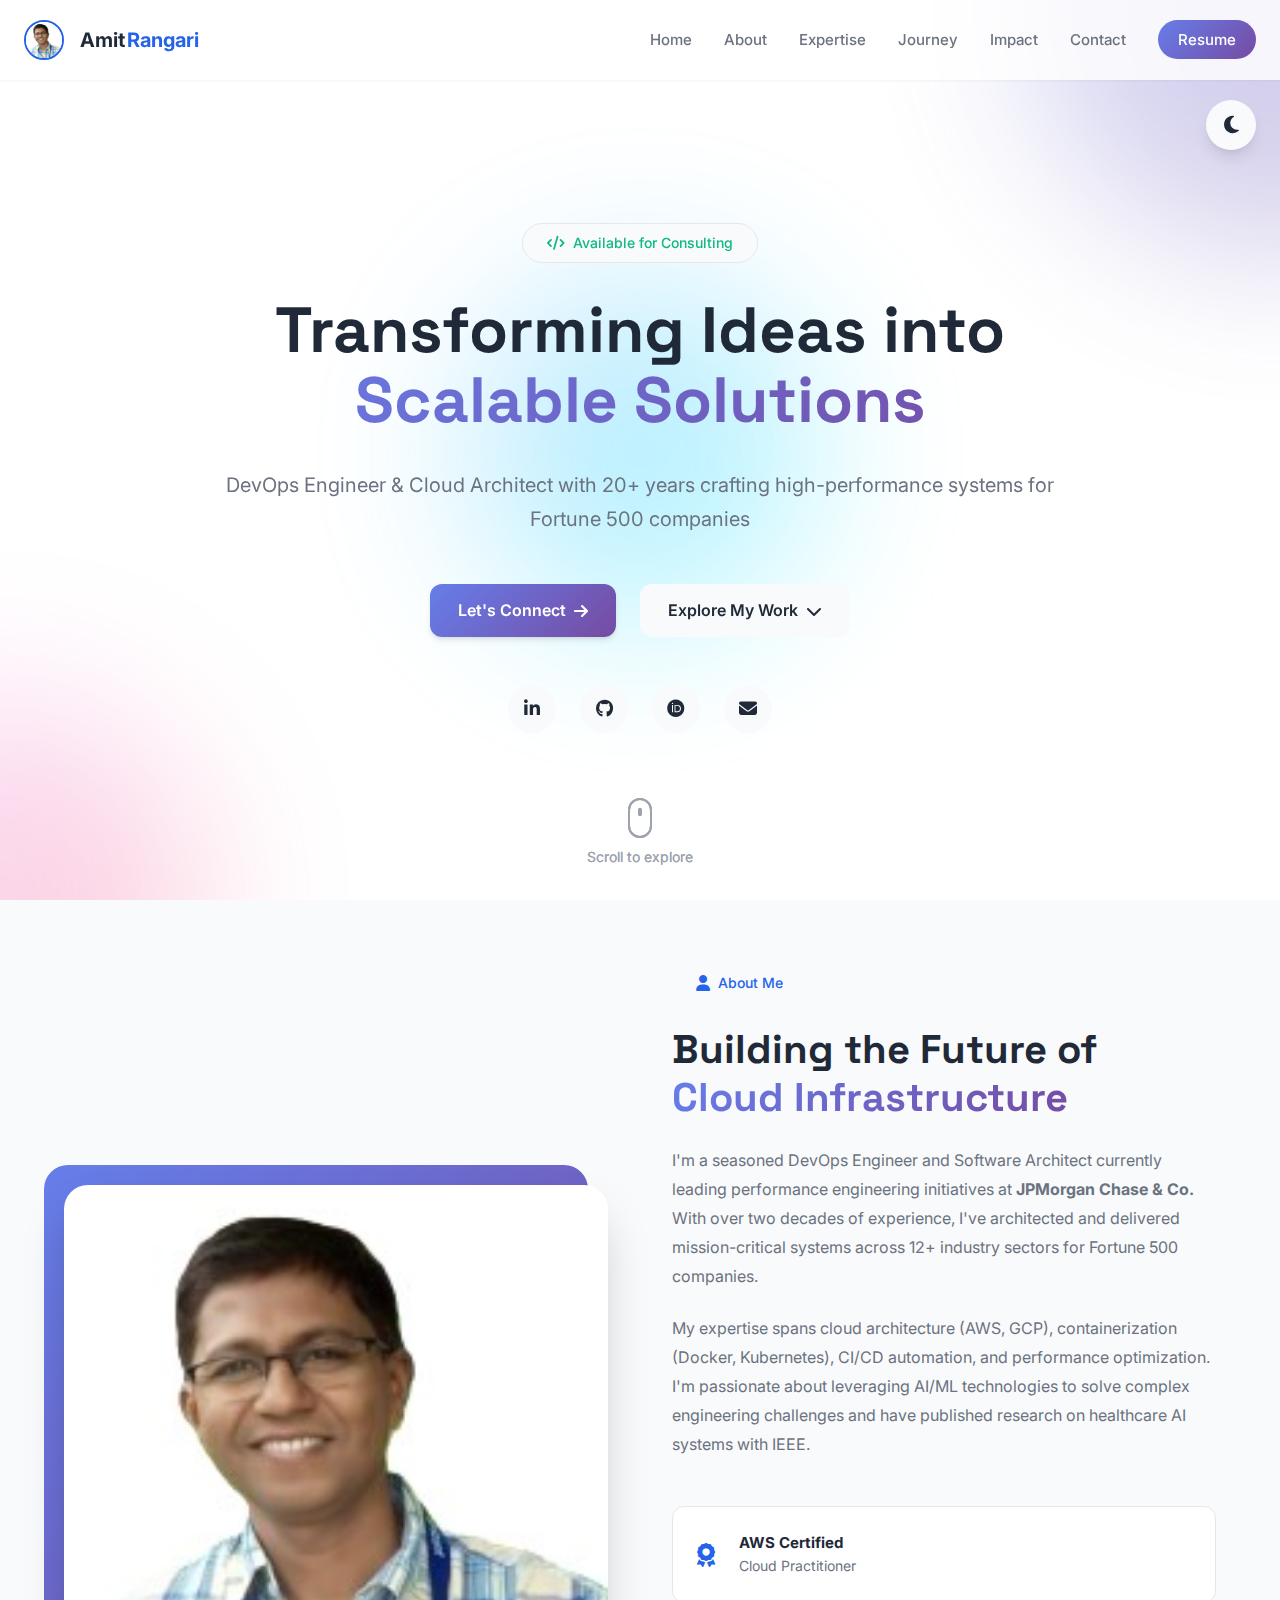
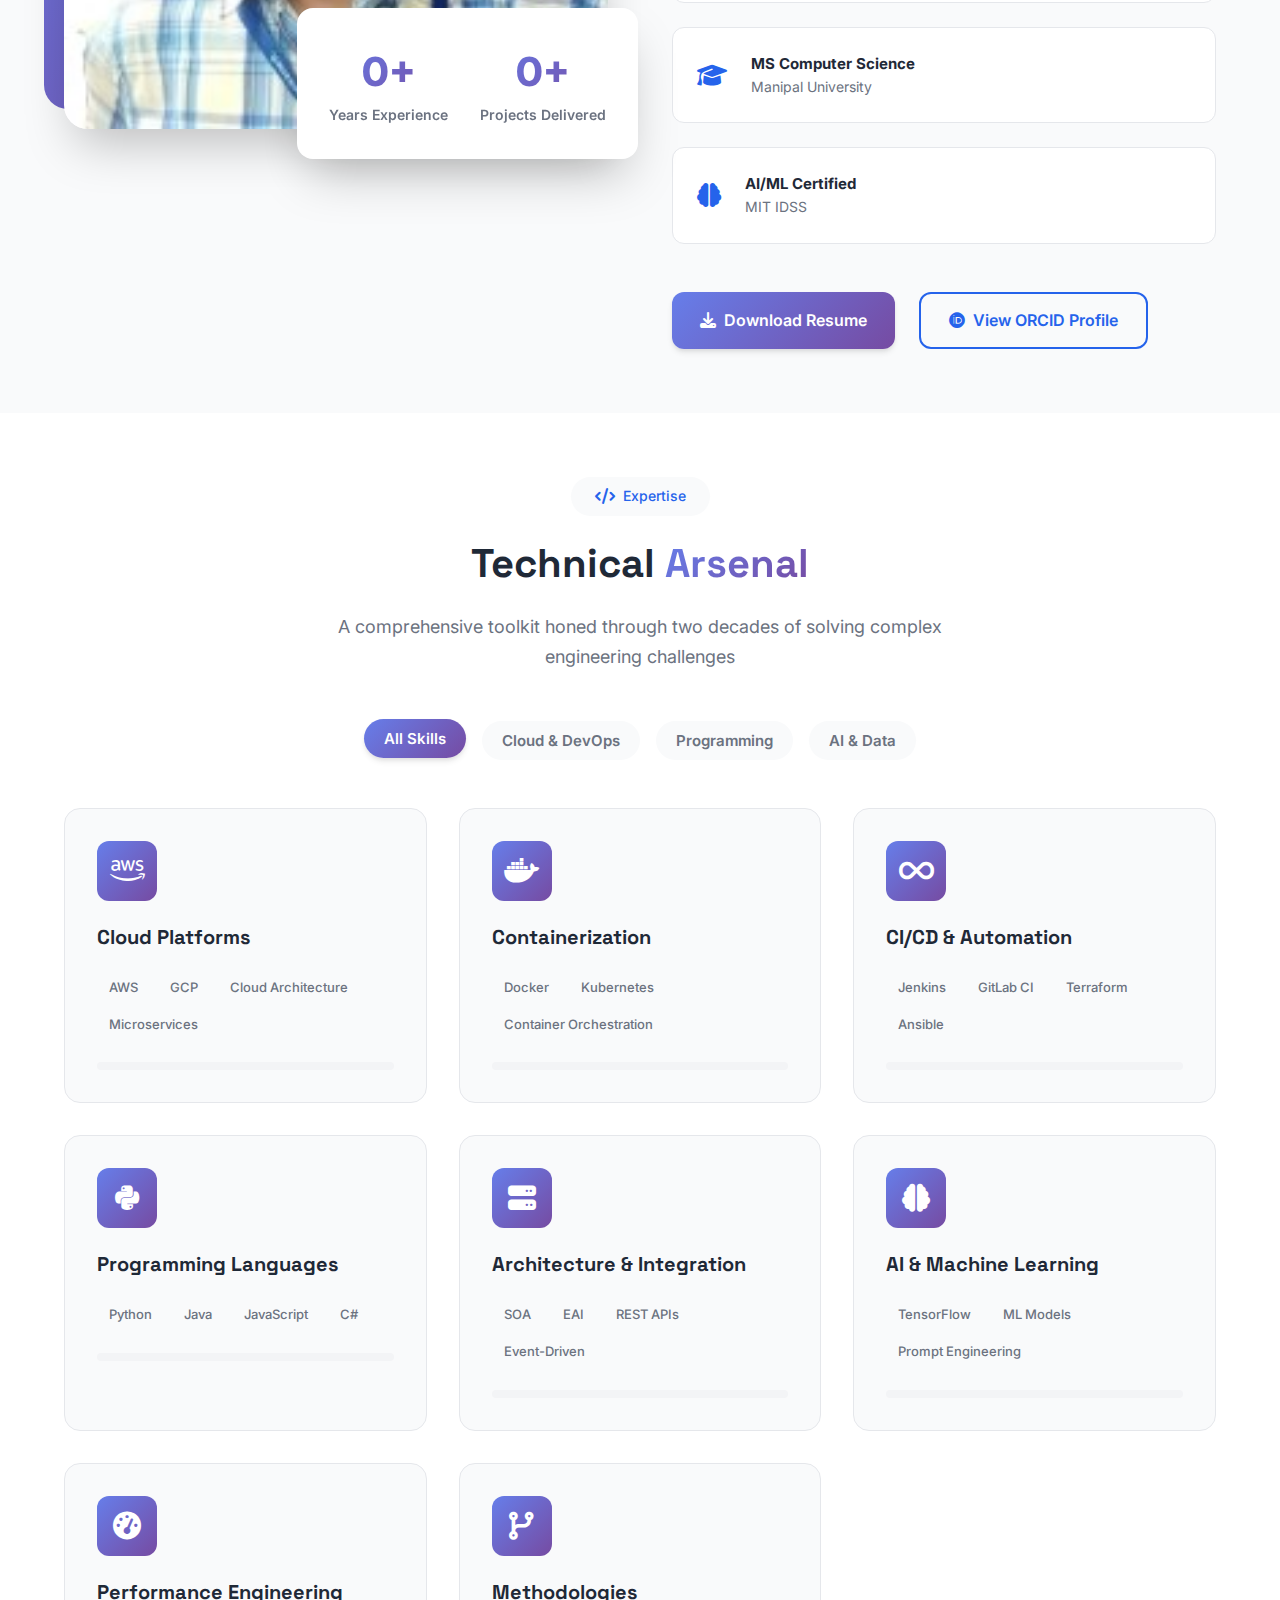
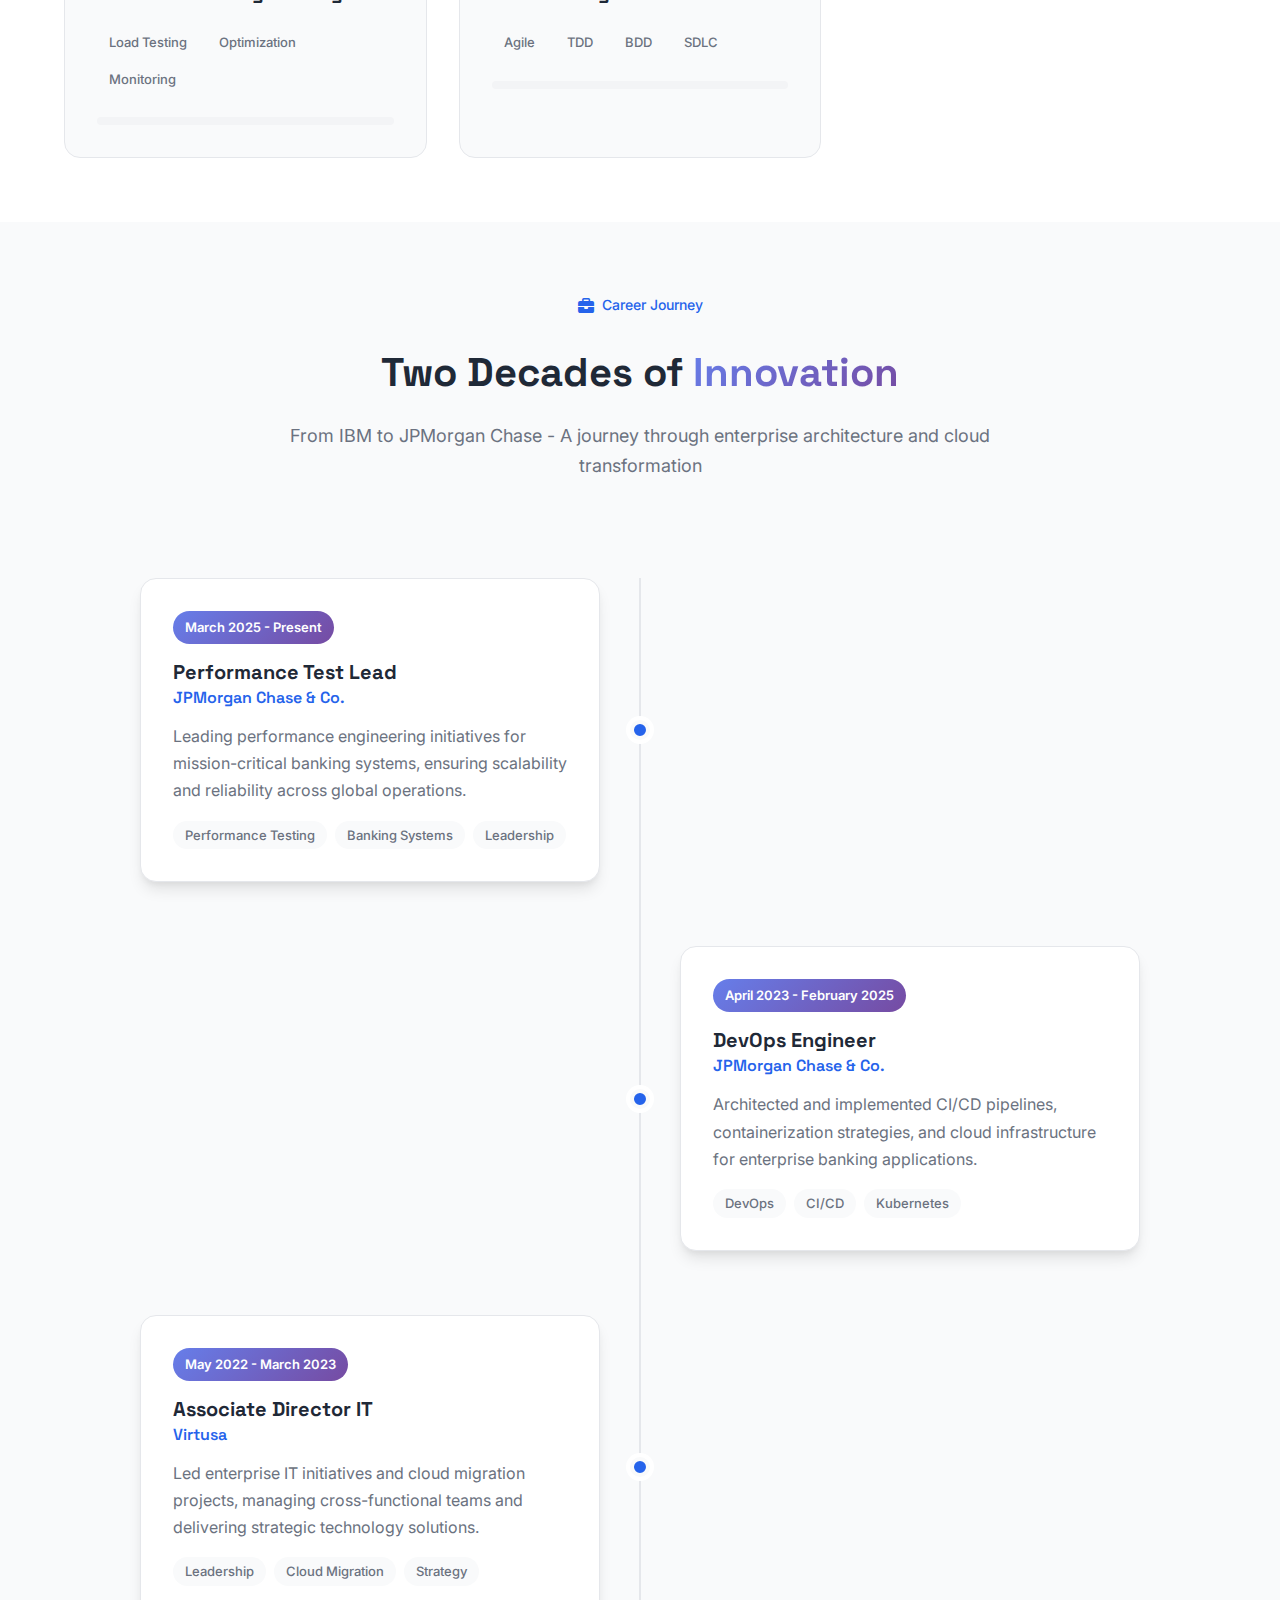
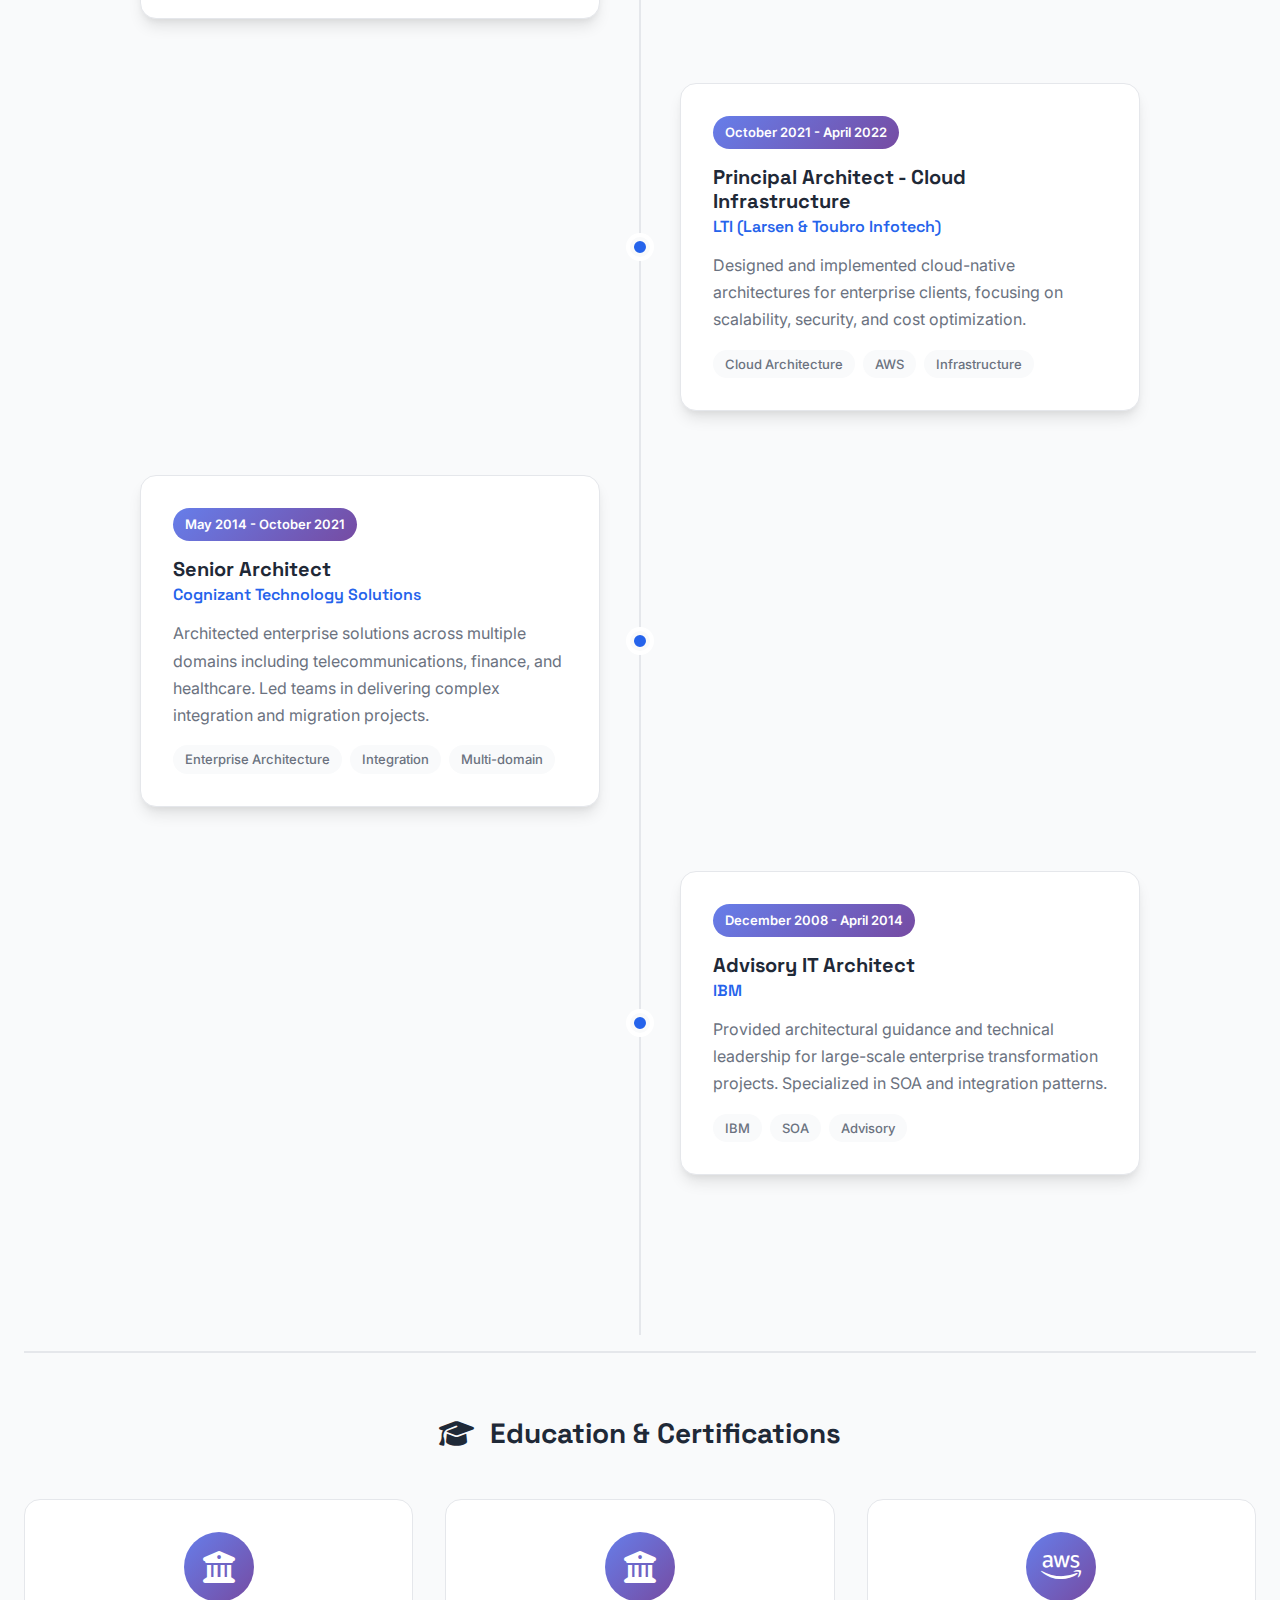
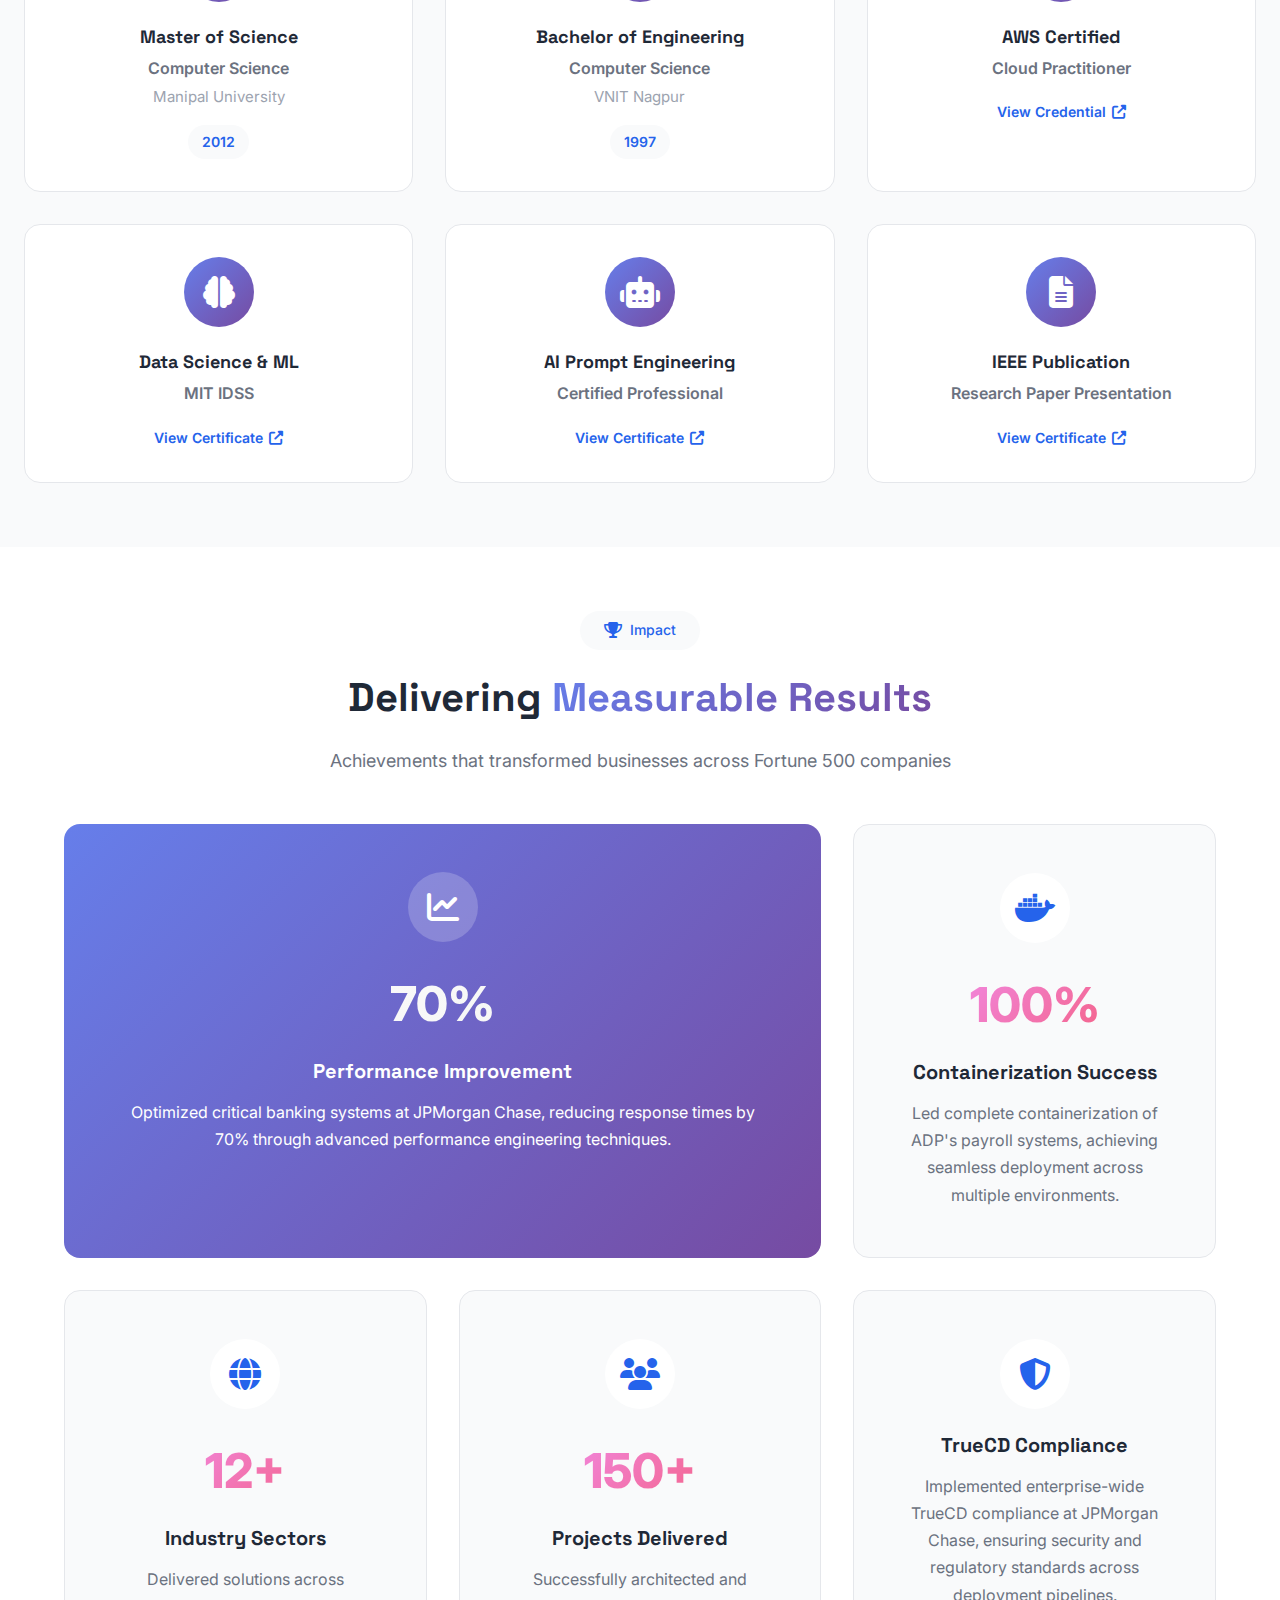
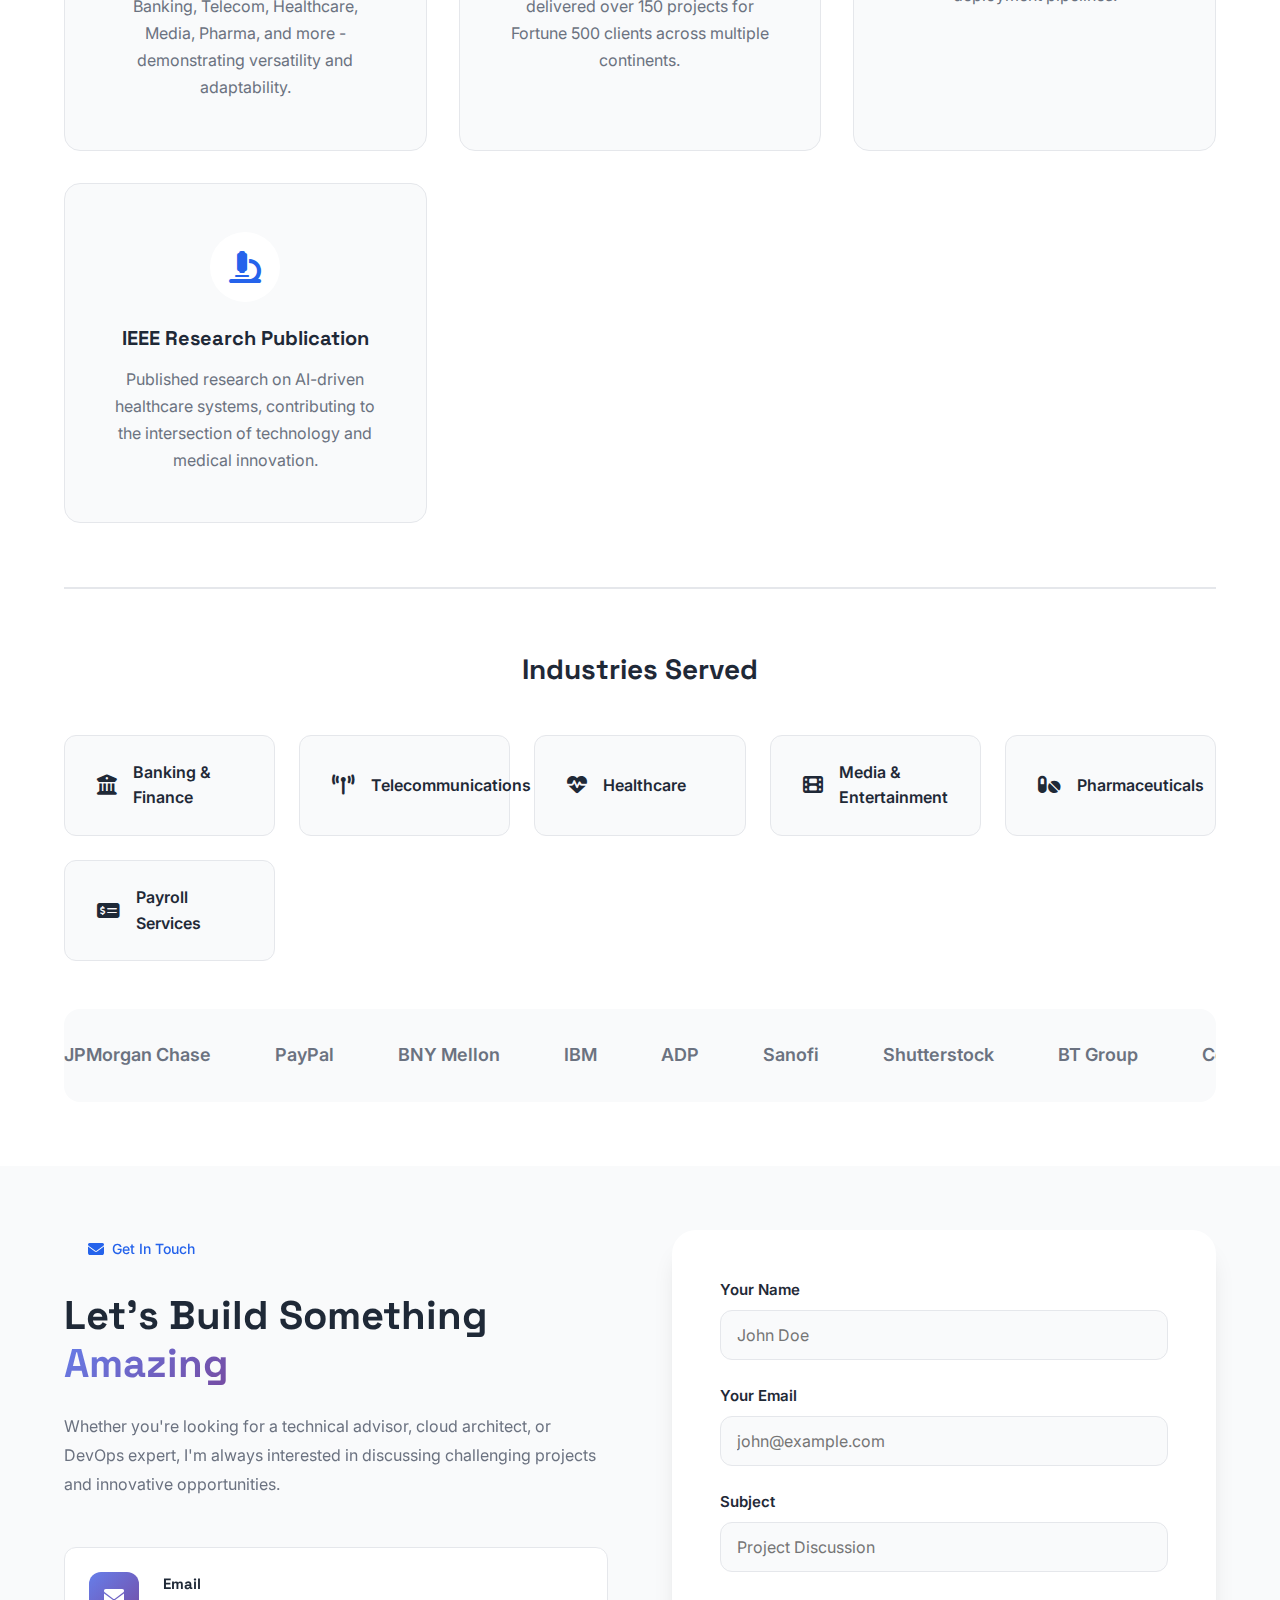
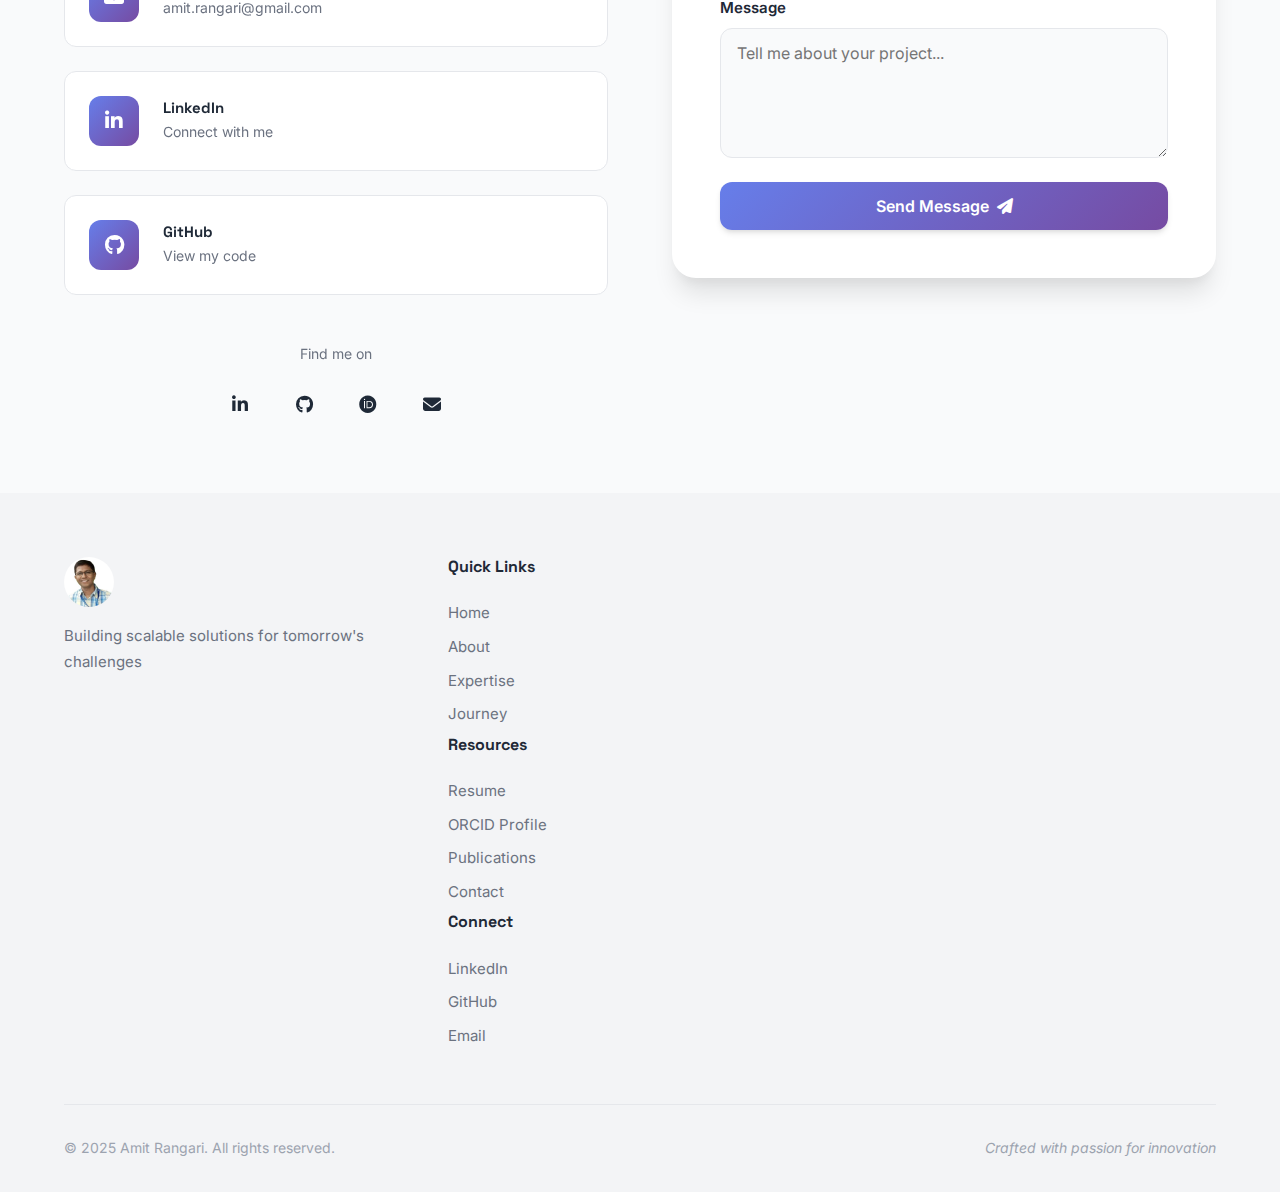
<file: index.html>
<!DOCTYPE html>
<html lang="en">
<head>
    <meta charset="UTF-8">
    <meta name="viewport" content="width=device-width, initial-scale=1.0">
    <meta name="description" content="Amit Rangari - DevOps Engineer & Software Architect with 20+ years of experience in cloud architecture, performance engineering, and AI/ML">
    <meta name="keywords" content="DevOps, Cloud Architecture, AWS, Software Architect, Performance Engineering, AI/ML">
    <meta name="author" content="Amit Rangari">

    <title>Amit Rangari | DevOps Engineer & Software Architect</title>

    <!-- Favicon -->
    <link rel="icon" type="image/jpg" href="images/photo.jpg">

    <!-- Google Fonts -->
    <link rel="preconnect" href="https://fonts.googleapis.com">
    <link rel="preconnect" href="https://fonts.gstatic.com" crossorigin>
    <link href="https://fonts.googleapis.com/css2?family=Inter:wght@300;400;500;600;700;800&family=Space+Grotesk:wght@400;500;600;700&display=swap" rel="stylesheet">

    <!-- Font Awesome -->
    <link rel="stylesheet" href="https://cdnjs.cloudflare.com/ajax/libs/font-awesome/6.4.0/css/all.min.css">

    <!-- Custom CSS -->
    <link rel="stylesheet" href="styles.css">

    <!-- Google Analytics -->
    <script async src="https://www.googletagmanager.com/gtag/js?id=G-H8QXYPZYMB"></script>
    <script>
        window.dataLayer = window.dataLayer || [];
        function gtag(){dataLayer.push(arguments);}
        gtag('js', new Date());
        gtag('config', 'G-H8QXYPZYMB');
    </script>
</head>
<body>
    <!-- Theme Toggle -->
    <button id="theme-toggle" class="theme-toggle" aria-label="Toggle dark mode">
        <i class="fas fa-moon"></i>
    </button>

    <!-- Navigation -->
    <nav class="navbar" id="navbar">
        <div class="nav-container">
            <a href="#home" class="nav-logo">
                <img src="images/photo.jpg" alt="Amit Rangari" class="logo-img">
                <span class="logo-text">Amit<span class="logo-accent">Rangari</span></span>
            </a>

            <button class="nav-toggle" id="nav-toggle" aria-label="Toggle navigation">
                <span></span>
                <span></span>
                <span></span>
            </button>

            <ul class="nav-menu" id="nav-menu">
                <li><a href="#home" class="nav-link">Home</a></li>
                <li><a href="#about" class="nav-link">About</a></li>
                <li><a href="#expertise" class="nav-link">Expertise</a></li>
                <li><a href="#journey" class="nav-link">Journey</a></li>
                <li><a href="#impact" class="nav-link">Impact</a></li>
                <li><a href="#contact" class="nav-link">Contact</a></li>
                <li><a href="files/AmitRangari.pdf" class="nav-link nav-cta" download>Resume</a></li>
            </ul>
        </div>
    </nav>

    <!-- Hero Section -->
    <section class="hero" id="home">
        <div class="hero-bg">
            <div class="gradient-orb orb-1"></div>
            <div class="gradient-orb orb-2"></div>
            <div class="gradient-orb orb-3"></div>
        </div>

        <div class="hero-content">
            <div class="hero-badge">
                <i class="fas fa-code"></i>
                <span>Available for Consulting</span>
            </div>

            <h1 class="hero-title">
                <span class="title-line">Transforming Ideas into</span>
                <span class="title-line gradient-text">Scalable Solutions</span>
            </h1>

            <p class="hero-subtitle">
                DevOps Engineer & Cloud Architect with 20+ years crafting high-performance
                systems for Fortune 500 companies
            </p>

            <div class="hero-cta">
                <a href="#contact" class="btn btn-primary">
                    <span>Let's Connect</span>
                    <i class="fas fa-arrow-right"></i>
                </a>
                <a href="#about" class="btn btn-secondary">
                    <span>Explore My Work</span>
                    <i class="fas fa-chevron-down"></i>
                </a>
            </div>

            <div class="hero-social">
                <a href="https://www.linkedin.com/in/amitrangari" target="_blank" class="social-link" aria-label="LinkedIn">
                    <i class="fab fa-linkedin-in"></i>
                </a>
                <a href="https://github.com/amitrangari" target="_blank" class="social-link" aria-label="GitHub">
                    <i class="fab fa-github"></i>
                </a>
                <a href="https://orcid.org/0009-0009-9419-1015" target="_blank" class="social-link" aria-label="ORCID">
                    <i class="fab fa-orcid"></i>
                </a>
                <a href="mailto:amit.rangari@gmail.com" class="social-link" aria-label="Email">
                    <i class="fas fa-envelope"></i>
                </a>
            </div>
        </div>

        <div class="scroll-indicator">
            <div class="mouse">
                <div class="wheel"></div>
            </div>
            <p>Scroll to explore</p>
        </div>

        <div class="scroll-indicator">
            <div class="mouse">
                <div class="wheel"></div>
            </div>
            <p>Scroll to explore</p>
        </div>
    </section>

    <!-- About Section -->
    <section class="section about-section" id="about">
        <div class="container">
            <div class="about-grid">
                <div class="about-image-wrapper">
                    <div class="about-image-bg"></div>
                    <img src="images/photo.jpg" alt="Amit Rangari" class="about-image">
                    <div class="about-stats-card">
                        <div class="stat-item">
                            <div class="stat-number" data-target="20">0</div>
                            <div class="stat-label">Years Experience</div>
                        </div>
                        <div class="stat-item">
                            <div class="stat-number" data-target="150">0</div>
                            <div class="stat-label">Projects Delivered</div>
                        </div>
                    </div>
                </div>

                <div class="about-content">
                    <div class="section-badge">
                        <i class="fas fa-user"></i>
                        <span>About Me</span>
                    </div>

                    <h2 class="section-title">
                        Building the Future of <span class="gradient-text">Cloud Infrastructure</span>
                    </h2>

                    <p class="about-text">
                        I'm a seasoned DevOps Engineer and Software Architect currently leading performance
                        engineering initiatives at <strong>JPMorgan Chase & Co.</strong> With over two decades
                        of experience, I've architected and delivered mission-critical systems across 12+ industry
                        sectors for Fortune 500 companies.
                    </p>

                    <p class="about-text">
                        My expertise spans cloud architecture (AWS, GCP), containerization (Docker, Kubernetes),
                        CI/CD automation, and performance optimization. I'm passionate about leveraging AI/ML
                        technologies to solve complex engineering challenges and have published research on
                        healthcare AI systems with IEEE.
                    </p>

                    <div class="credentials">
                        <div class="credential-item">
                            <i class="fas fa-award"></i>
                            <div>
                                <strong>AWS Certified</strong>
                                <span>Cloud Practitioner</span>
                            </div>
                        </div>
                        <div class="credential-item">
                            <i class="fas fa-graduation-cap"></i>
                            <div>
                                <strong>MS Computer Science</strong>
                                <span>Manipal University</span>
                            </div>
                        </div>
                        <div class="credential-item">
                            <i class="fas fa-brain"></i>
                            <div>
                                <strong>AI/ML Certified</strong>
                                <span>MIT IDSS</span>
                            </div>
                        </div>
                    </div>

                    <div class="about-actions">
                        <a href="files/AmitRangari.pdf" class="btn btn-primary" download>
                            <i class="fas fa-download"></i>
                            <span>Download Resume</span>
                        </a>
                        <a href="https://orcid.org/0009-0009-9419-1015" target="_blank" class="btn btn-outline">
                            <i class="fab fa-orcid"></i>
                            <span>View ORCID Profile</span>
                        </a>
                    </div>
                </div>
            </div>
        </div>
    </section>

    <!-- Expertise Section -->
    <section class="section expertise-section" id="expertise">
        <div class="container">
            <div class="section-header">
                <div class="section-badge">
                    <i class="fas fa-code"></i>
                    <span>Expertise</span>
                </div>
                <h2 class="section-title">Technical <span class="gradient-text">Arsenal</span></h2>
                <p class="section-subtitle">
                    A comprehensive toolkit honed through two decades of solving complex engineering challenges
                </p>
            </div>

            <div class="skills-filter">
                <button class="filter-btn active" data-filter="all">All Skills</button>
                <button class="filter-btn" data-filter="cloud">Cloud & DevOps</button>
                <button class="filter-btn" data-filter="programming">Programming</button>
                <button class="filter-btn" data-filter="ai">AI & Data</button>
            </div>

            <div class="skills-grid">
                <!-- Cloud & DevOps -->
                <div class="skill-card" data-category="cloud">
                    <div class="skill-icon">
                        <i class="fab fa-aws"></i>
                    </div>
                    <h3>Cloud Platforms</h3>
                    <div class="skill-tags">
                        <span class="tag">AWS</span>
                        <span class="tag">GCP</span>
                        <span class="tag">Cloud Architecture</span>
                        <span class="tag">Microservices</span>
                    </div>
                    <div class="skill-bar">
                        <div class="skill-progress" data-progress="95"></div>
                    </div>
                </div>

                <div class="skill-card" data-category="cloud">
                    <div class="skill-icon">
                        <i class="fab fa-docker"></i>
                    </div>
                    <h3>Containerization</h3>
                    <div class="skill-tags">
                        <span class="tag">Docker</span>
                        <span class="tag">Kubernetes</span>
                        <span class="tag">Container Orchestration</span>
                    </div>
                    <div class="skill-bar">
                        <div class="skill-progress" data-progress="92"></div>
                    </div>
                </div>

                <div class="skill-card" data-category="cloud">
                    <div class="skill-icon">
                        <i class="fas fa-infinity"></i>
                    </div>
                    <h3>CI/CD & Automation</h3>
                    <div class="skill-tags">
                        <span class="tag">Jenkins</span>
                        <span class="tag">GitLab CI</span>
                        <span class="tag">Terraform</span>
                        <span class="tag">Ansible</span>
                    </div>
                    <div class="skill-bar">
                        <div class="skill-progress" data-progress="90"></div>
                    </div>
                </div>

                <!-- Programming -->
                <div class="skill-card" data-category="programming">
                    <div class="skill-icon">
                        <i class="fab fa-python"></i>
                    </div>
                    <h3>Programming Languages</h3>
                    <div class="skill-tags">
                        <span class="tag">Python</span>
                        <span class="tag">Java</span>
                        <span class="tag">JavaScript</span>
                        <span class="tag">C#</span>
                    </div>
                    <div class="skill-bar">
                        <div class="skill-progress" data-progress="88"></div>
                    </div>
                </div>

                <div class="skill-card" data-category="programming">
                    <div class="skill-icon">
                        <i class="fas fa-server"></i>
                    </div>
                    <h3>Architecture & Integration</h3>
                    <div class="skill-tags">
                        <span class="tag">SOA</span>
                        <span class="tag">EAI</span>
                        <span class="tag">REST APIs</span>
                        <span class="tag">Event-Driven</span>
                    </div>
                    <div class="skill-bar">
                        <div class="skill-progress" data-progress="93"></div>
                    </div>
                </div>

                <!-- AI & Data -->
                <div class="skill-card" data-category="ai">
                    <div class="skill-icon">
                        <i class="fas fa-brain"></i>
                    </div>
                    <h3>AI & Machine Learning</h3>
                    <div class="skill-tags">
                        <span class="tag">TensorFlow</span>
                        <span class="tag">ML Models</span>
                        <span class="tag">Prompt Engineering</span>
                    </div>
                    <div class="skill-bar">
                        <div class="skill-progress" data-progress="85"></div>
                    </div>
                </div>

                <div class="skill-card" data-category="cloud">
                    <div class="skill-icon">
                        <i class="fas fa-tachometer-alt"></i>
                    </div>
                    <h3>Performance Engineering</h3>
                    <div class="skill-tags">
                        <span class="tag">Load Testing</span>
                        <span class="tag">Optimization</span>
                        <span class="tag">Monitoring</span>
                    </div>
                    <div class="skill-bar">
                        <div class="skill-progress" data-progress="96"></div>
                    </div>
                </div>

                <div class="skill-card" data-category="programming">
                    <div class="skill-icon">
                        <i class="fas fa-code-branch"></i>
                    </div>
                    <h3>Methodologies</h3>
                    <div class="skill-tags">
                        <span class="tag">Agile</span>
                        <span class="tag">TDD</span>
                        <span class="tag">BDD</span>
                        <span class="tag">SDLC</span>
                    </div>
                    <div class="skill-bar">
                        <div class="skill-progress" data-progress="91"></div>
                    </div>
                </div>
            </div>
        </div>
    </section>

    <!-- Journey Section (Timeline) -->
    <section class="section journey-section" id="journey">
        <div class="container-wide">
            <div class="section-header">
                <div class="section-badge">
                    <i class="fas fa-briefcase"></i>
                    <span>Career Journey</span>
                </div>
                <h2 class="section-title">Two Decades of <span class="gradient-text">Innovation</span></h2>
                <p class="section-subtitle">
                    From IBM to JPMorgan Chase - A journey through enterprise architecture and cloud transformation
                </p>
            </div>

            <div class="timeline">
                <div class="timeline-item" data-aos="fade-right">
                    <div class="timeline-marker"></div>
                    <div class="timeline-content">
                        <div class="timeline-date">March 2025 - Present</div>
                        <h3>Performance Test Lead</h3>
                        <h4>JPMorgan Chase & Co.</h4>
                        <p>Leading performance engineering initiatives for mission-critical banking systems, ensuring scalability and reliability across global operations.</p>
                        <div class="timeline-tags">
                            <span class="tag">Performance Testing</span>
                            <span class="tag">Banking Systems</span>
                            <span class="tag">Leadership</span>
                        </div>
                    </div>
                </div>

                <div class="timeline-item" data-aos="fade-left">
                    <div class="timeline-marker"></div>
                    <div class="timeline-content">
                        <div class="timeline-date">April 2023 - February 2025</div>
                        <h3>DevOps Engineer</h3>
                        <h4>JPMorgan Chase & Co.</h4>
                        <p>Architected and implemented CI/CD pipelines, containerization strategies, and cloud infrastructure for enterprise banking applications.</p>
                        <div class="timeline-tags">
                            <span class="tag">DevOps</span>
                            <span class="tag">CI/CD</span>
                            <span class="tag">Kubernetes</span>
                        </div>
                    </div>
                </div>

                <div class="timeline-item" data-aos="fade-right">
                    <div class="timeline-marker"></div>
                    <div class="timeline-content">
                        <div class="timeline-date">May 2022 - March 2023</div>
                        <h3>Associate Director IT</h3>
                        <h4>Virtusa</h4>
                        <p>Led enterprise IT initiatives and cloud migration projects, managing cross-functional teams and delivering strategic technology solutions.</p>
                        <div class="timeline-tags">
                            <span class="tag">Leadership</span>
                            <span class="tag">Cloud Migration</span>
                            <span class="tag">Strategy</span>
                        </div>
                    </div>
                </div>

                <div class="timeline-item" data-aos="fade-left">
                    <div class="timeline-marker"></div>
                    <div class="timeline-content">
                        <div class="timeline-date">October 2021 - April 2022</div>
                        <h3>Principal Architect - Cloud Infrastructure</h3>
                        <h4>LTI (Larsen & Toubro Infotech)</h4>
                        <p>Designed and implemented cloud-native architectures for enterprise clients, focusing on scalability, security, and cost optimization.</p>
                        <div class="timeline-tags">
                            <span class="tag">Cloud Architecture</span>
                            <span class="tag">AWS</span>
                            <span class="tag">Infrastructure</span>
                        </div>
                    </div>
                </div>

                <div class="timeline-item" data-aos="fade-right">
                    <div class="timeline-marker"></div>
                    <div class="timeline-content">
                        <div class="timeline-date">May 2014 - October 2021</div>
                        <h3>Senior Architect</h3>
                        <h4>Cognizant Technology Solutions</h4>
                        <p>Architected enterprise solutions across multiple domains including telecommunications, finance, and healthcare. Led teams in delivering complex integration and migration projects.</p>
                        <div class="timeline-tags">
                            <span class="tag">Enterprise Architecture</span>
                            <span class="tag">Integration</span>
                            <span class="tag">Multi-domain</span>
                        </div>
                    </div>
                </div>

                <div class="timeline-item" data-aos="fade-left">
                    <div class="timeline-marker"></div>
                    <div class="timeline-content">
                        <div class="timeline-date">December 2008 - April 2014</div>
                        <h3>Advisory IT Architect</h3>
                        <h4>IBM</h4>
                        <p>Provided architectural guidance and technical leadership for large-scale enterprise transformation projects. Specialized in SOA and integration patterns.</p>
                        <div class="timeline-tags">
                            <span class="tag">IBM</span>
                            <span class="tag">SOA</span>
                            <span class="tag">Advisory</span>
                        </div>
                    </div>
                </div>
            </div>

            <!-- Education Timeline -->
            <div class="education-timeline">
                <h3 class="education-title">
                    <i class="fas fa-graduation-cap"></i>
                    Education & Certifications
                </h3>

                <div class="education-grid">
                    <div class="education-card">
                        <div class="edu-icon">
                            <i class="fas fa-university"></i>
                        </div>
                        <h4>Master of Science</h4>
                        <p class="edu-field">Computer Science</p>
                        <p class="edu-school">Manipal University</p>
                        <span class="edu-year">2012</span>
                    </div>

                    <div class="education-card">
                        <div class="edu-icon">
                            <i class="fas fa-university"></i>
                        </div>
                        <h4>Bachelor of Engineering</h4>
                        <p class="edu-field">Computer Science</p>
                        <p class="edu-school">VNIT Nagpur</p>
                        <span class="edu-year">1997</span>
                    </div>

                    <div class="education-card cert-card">
                        <div class="edu-icon">
                            <i class="fab fa-aws"></i>
                        </div>
                        <h4>AWS Certified</h4>
                        <p class="edu-field">Cloud Practitioner</p>
                        <a href="https://www.credly.com/badges/6c6a73f6-38e1-4cef-b01f-e62f0f3c5ed2" target="_blank" class="cert-link">
                            View Credential <i class="fas fa-external-link-alt"></i>
                        </a>
                    </div>

                    <div class="education-card cert-card">
                        <div class="edu-icon">
                            <i class="fas fa-brain"></i>
                        </div>
                        <h4>Data Science & ML</h4>
                        <p class="edu-field">MIT IDSS</p>
                        <a href="https://www.credential.net/5fc0c7c8-a3bc-4ae7-af8d-fdc2b318ee46" target="_blank" class="cert-link">
                            View Certificate <i class="fas fa-external-link-alt"></i>
                        </a>
                    </div>

                    <div class="education-card cert-card">
                        <div class="edu-icon">
                            <i class="fas fa-robot"></i>
                        </div>
                        <h4>AI Prompt Engineering</h4>
                        <p class="edu-field">Certified Professional</p>
                        <a href="images/promptEnggCert.png" target="_blank" class="cert-link">
                            View Certificate <i class="fas fa-external-link-alt"></i>
                        </a>
                    </div>

                    <div class="education-card cert-card">
                        <div class="edu-icon">
                            <i class="fas fa-file-alt"></i>
                        </div>
                        <h4>IEEE Publication</h4>
                        <p class="edu-field">Research Paper Presentation</p>
                        <a href="files/Certficate of Presentation - Amit.pdf" target="_blank" class="cert-link">
                            View Certificate <i class="fas fa-external-link-alt"></i>
                        </a>
                    </div>
                </div>
            </div>
        </div>
    </section>

    <!-- Impact Section -->
    <section class="section impact-section" id="impact">
        <div class="container">
            <div class="section-header">
                <div class="section-badge">
                    <i class="fas fa-trophy"></i>
                    <span>Impact</span>
                </div>
                <h2 class="section-title">Delivering <span class="gradient-text">Measurable Results</span></h2>
                <p class="section-subtitle">
                    Achievements that transformed businesses across Fortune 500 companies
                </p>
            </div>

            <div class="impact-grid">
                <div class="impact-card featured">
                    <div class="impact-icon">
                        <i class="fas fa-chart-line"></i>
                    </div>
                    <div class="impact-number">70%</div>
                    <h3>Performance Improvement</h3>
                    <p>Optimized critical banking systems at JPMorgan Chase, reducing response times by 70% through advanced performance engineering techniques.</p>
                </div>

                <div class="impact-card">
                    <div class="impact-icon">
                        <i class="fab fa-docker"></i>
                    </div>
                    <div class="impact-number">100%</div>
                    <h3>Containerization Success</h3>
                    <p>Led complete containerization of ADP's payroll systems, achieving seamless deployment across multiple environments.</p>
                </div>

                <div class="impact-card">
                    <div class="impact-icon">
                        <i class="fas fa-globe"></i>
                    </div>
                    <div class="impact-number">12+</div>
                    <h3>Industry Sectors</h3>
                    <p>Delivered solutions across Banking, Telecom, Healthcare, Media, Pharma, and more - demonstrating versatility and adaptability.</p>
                </div>

                <div class="impact-card">
                    <div class="impact-icon">
                        <i class="fas fa-users"></i>
                    </div>
                    <div class="impact-number">150+</div>
                    <h3>Projects Delivered</h3>
                    <p>Successfully architected and delivered over 150 projects for Fortune 500 clients across multiple continents.</p>
                </div>

                <div class="impact-card">
                    <div class="impact-icon">
                        <i class="fas fa-shield-alt"></i>
                    </div>
                    <h3>TrueCD Compliance</h3>
                    <p>Implemented enterprise-wide TrueCD compliance at JPMorgan Chase, ensuring security and regulatory standards across deployment pipelines.</p>
                </div>

                <div class="impact-card">
                    <div class="impact-icon">
                        <i class="fas fa-microscope"></i>
                    </div>
                    <h3>IEEE Research Publication</h3>
                    <p>Published research on AI-driven healthcare systems, contributing to the intersection of technology and medical innovation.</p>
                </div>
            </div>

            <!-- Industries Served -->
            <div class="industries-section">
                <h3 class="industries-title">Industries Served</h3>
                <div class="industries-grid">
                    <div class="industry-tag">
                        <i class="fas fa-university"></i>
                        Banking & Finance
                    </div>
                    <div class="industry-tag">
                        <i class="fas fa-broadcast-tower"></i>
                        Telecommunications
                    </div>
                    <div class="industry-tag">
                        <i class="fas fa-heartbeat"></i>
                        Healthcare
                    </div>
                    <div class="industry-tag">
                        <i class="fas fa-film"></i>
                        Media & Entertainment
                    </div>
                    <div class="industry-tag">
                        <i class="fas fa-pills"></i>
                        Pharmaceuticals
                    </div>
                    <div class="industry-tag">
                        <i class="fas fa-money-check-alt"></i>
                        Payroll Services
                    </div>
                </div>

                <div class="clients-marquee">
                    <div class="marquee-content">
                        <span>JPMorgan Chase</span>
                        <span>PayPal</span>
                        <span>BNY Mellon</span>
                        <span>IBM</span>
                        <span>ADP</span>
                        <span>Sanofi</span>
                        <span>Shutterstock</span>
                        <span>BT Group</span>
                        <span>Cox Communications</span>
                        <span>Telstra</span>
                    </div>
                </div>
            </div>
        </div>
    </section>

    <!-- Contact Section -->
    <section class="section contact-section" id="contact">
        <div class="container">
            <div class="contact-grid">
                <div class="contact-info">
                    <div class="section-badge">
                        <i class="fas fa-envelope"></i>
                        <span>Get In Touch</span>
                    </div>

                    <h2 class="section-title">
                        Let's Build Something <span class="gradient-text">Amazing</span>
                    </h2>

                    <p class="contact-text">
                        Whether you're looking for a technical advisor, cloud architect, or DevOps expert,
                        I'm always interested in discussing challenging projects and innovative opportunities.
                    </p>

                    <div class="contact-methods">
                        <a href="mailto:amit.rangari@gmail.com" class="contact-method">
                            <div class="method-icon">
                                <i class="fas fa-envelope"></i>
                            </div>
                            <div class="method-info">
                                <h4>Email</h4>
                                <p>amit.rangari@gmail.com</p>
                            </div>
                        </a>

                        <a href="https://www.linkedin.com/in/amitrangari" target="_blank" class="contact-method">
                            <div class="method-icon">
                                <i class="fab fa-linkedin-in"></i>
                            </div>
                            <div class="method-info">
                                <h4>LinkedIn</h4>
                                <p>Connect with me</p>
                            </div>
                        </a>

                        <a href="https://github.com/amitrangari" target="_blank" class="contact-method">
                            <div class="method-icon">
                                <i class="fab fa-github"></i>
                            </div>
                            <div class="method-info">
                                <h4>GitHub</h4>
                                <p>View my code</p>
                            </div>
                        </a>
                    </div>

                    <div class="contact-social">
                        <p>Find me on</p>
                        <div class="social-links">
                            <a href="https://www.linkedin.com/in/amitrangari" target="_blank" class="social-link">
                                <i class="fab fa-linkedin-in"></i>
                            </a>
                            <a href="https://github.com/amitrangari" target="_blank" class="social-link">
                                <i class="fab fa-github"></i>
                            </a>
                            <a href="https://orcid.org/0009-0009-9419-1015" target="_blank" class="social-link">
                                <i class="fab fa-orcid"></i>
                            </a>
                            <a href="mailto:amit.rangari@gmail.com" class="social-link">
                                <i class="fas fa-envelope"></i>
                            </a>
                        </div>
                    </div>
                </div>

                <div class="contact-form-wrapper">
                    <form class="contact-form" id="contact-form">
                        <div class="form-group">
                            <label for="name">Your Name</label>
                            <input type="text" id="name" name="name" required placeholder="John Doe">
                        </div>

                        <div class="form-group">
                            <label for="email">Your Email</label>
                            <input type="email" id="email" name="email" required placeholder="john@example.com">
                        </div>

                        <div class="form-group">
                            <label for="subject">Subject</label>
                            <input type="text" id="subject" name="subject" required placeholder="Project Discussion">
                        </div>

                        <div class="form-group">
                            <label for="message">Message</label>
                            <textarea id="message" name="message" required rows="5" placeholder="Tell me about your project..."></textarea>
                        </div>

                        <button type="submit" class="btn btn-primary btn-block">
                            <span>Send Message</span>
                            <i class="fas fa-paper-plane"></i>
                        </button>
                    </form>
                </div>
            </div>
        </div>
    </section>

    <!-- Footer -->
    <footer class="footer">
        <div class="container">
            <div class="footer-content">
                <div class="footer-brand">
                    <img src="images/photo.jpg" alt="Amit Rangari" class="footer-logo">
                    <p class="footer-tagline">Building scalable solutions for tomorrow's challenges</p>
                </div>

                <div class="footer-links">
                    <div class="footer-col">
                        <h4>Quick Links</h4>
                        <ul>
                            <li><a href="#home">Home</a></li>
                            <li><a href="#about">About</a></li>
                            <li><a href="#expertise">Expertise</a></li>
                            <li><a href="#journey">Journey</a></li>
                        </ul>
                    </div>

                    <div class="footer-col">
                        <h4>Resources</h4>
                        <ul>
                            <li><a href="files/AmitRangari.pdf" download>Resume</a></li>
                            <li><a href="https://orcid.org/0009-0009-9419-1015" target="_blank">ORCID Profile</a></li>
                            <li><a href="#impact">Publications</a></li>
                            <li><a href="#contact">Contact</a></li>
                        </ul>
                    </div>

                    <div class="footer-col">
                        <h4>Connect</h4>
                        <ul>
                            <li><a href="https://www.linkedin.com/in/amitrangari" target="_blank">LinkedIn</a></li>
                            <li><a href="https://github.com/amitrangari" target="_blank">GitHub</a></li>
                            <li><a href="mailto:amit.rangari@gmail.com">Email</a></li>
                        </ul>
                    </div>
                </div>
            </div>

            <div class="footer-bottom">
                <p>&copy; 2025 Amit Rangari. All rights reserved.</p>
                <p class="footer-credit">Crafted with passion for innovation</p>
            </div>
        </div>
    </footer>

    <!-- Scripts -->
    <script src="script.js"></script>
</body>
</html>
</file>
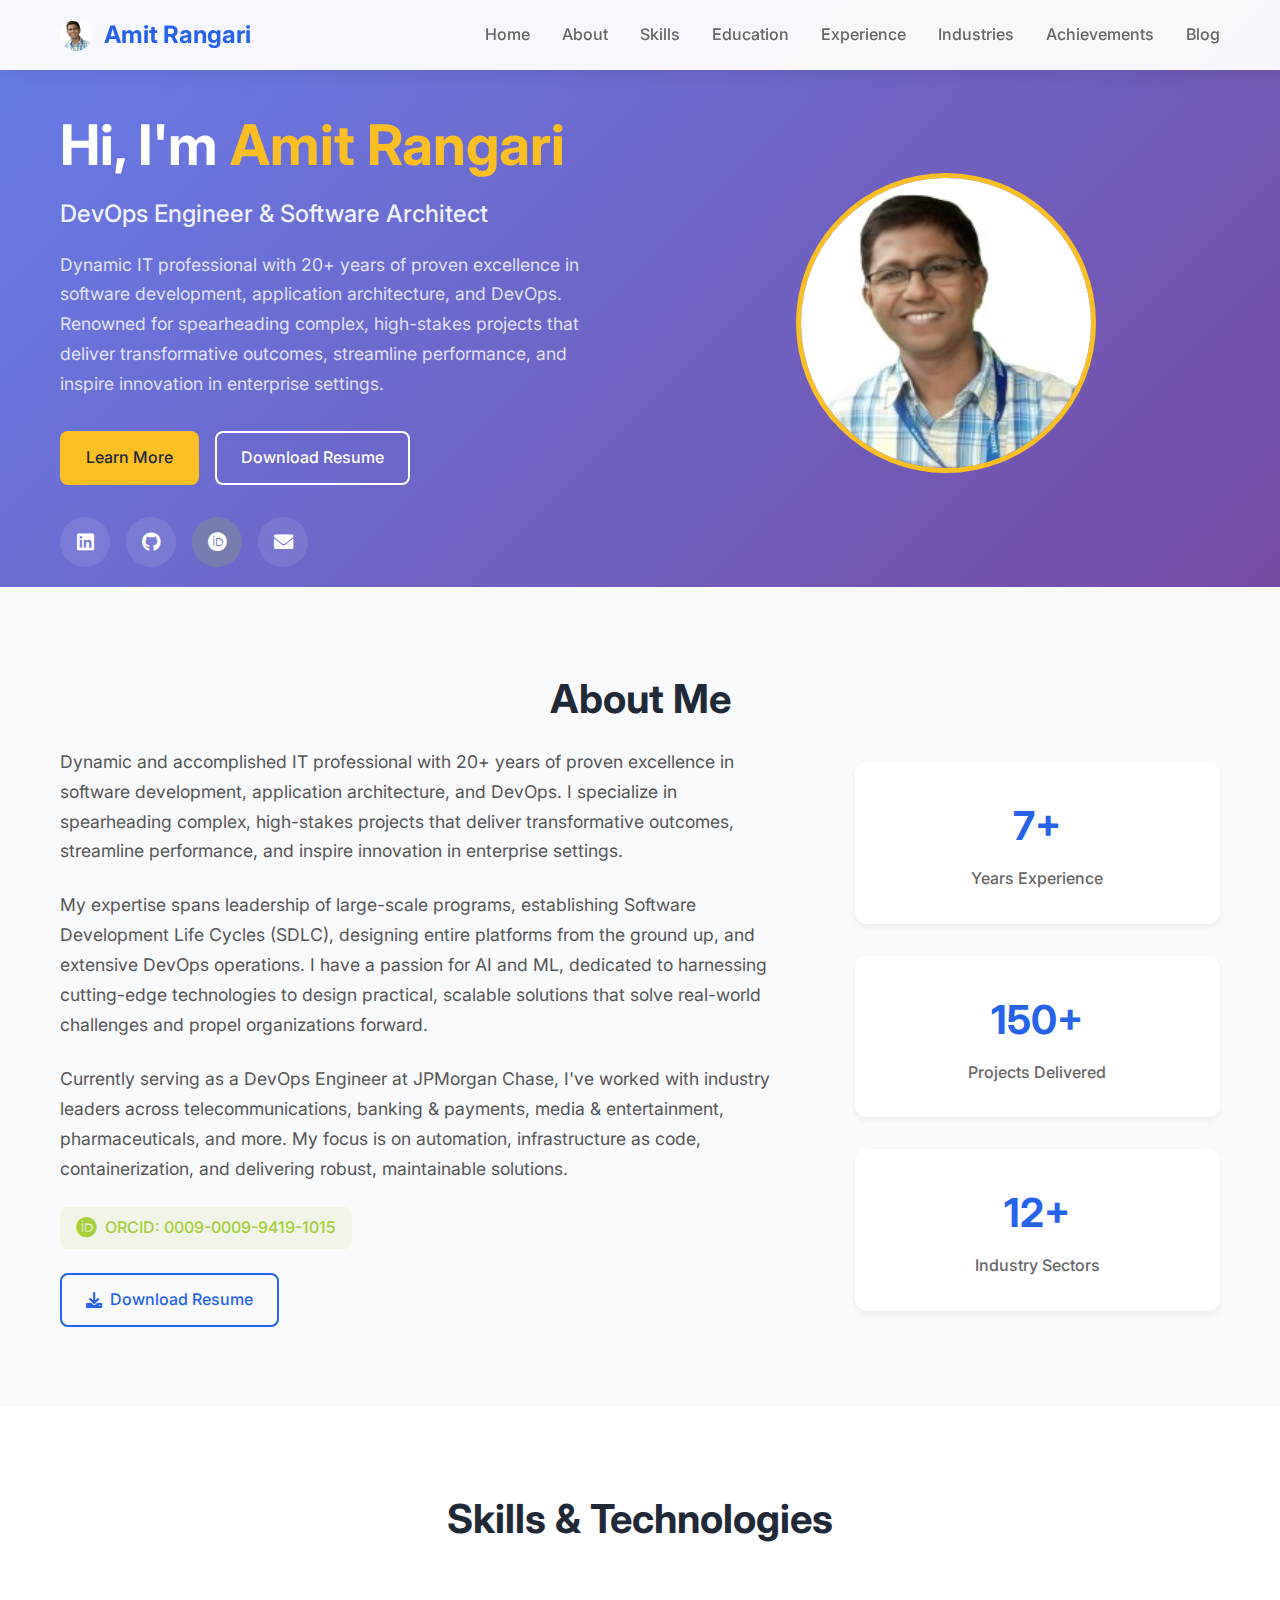
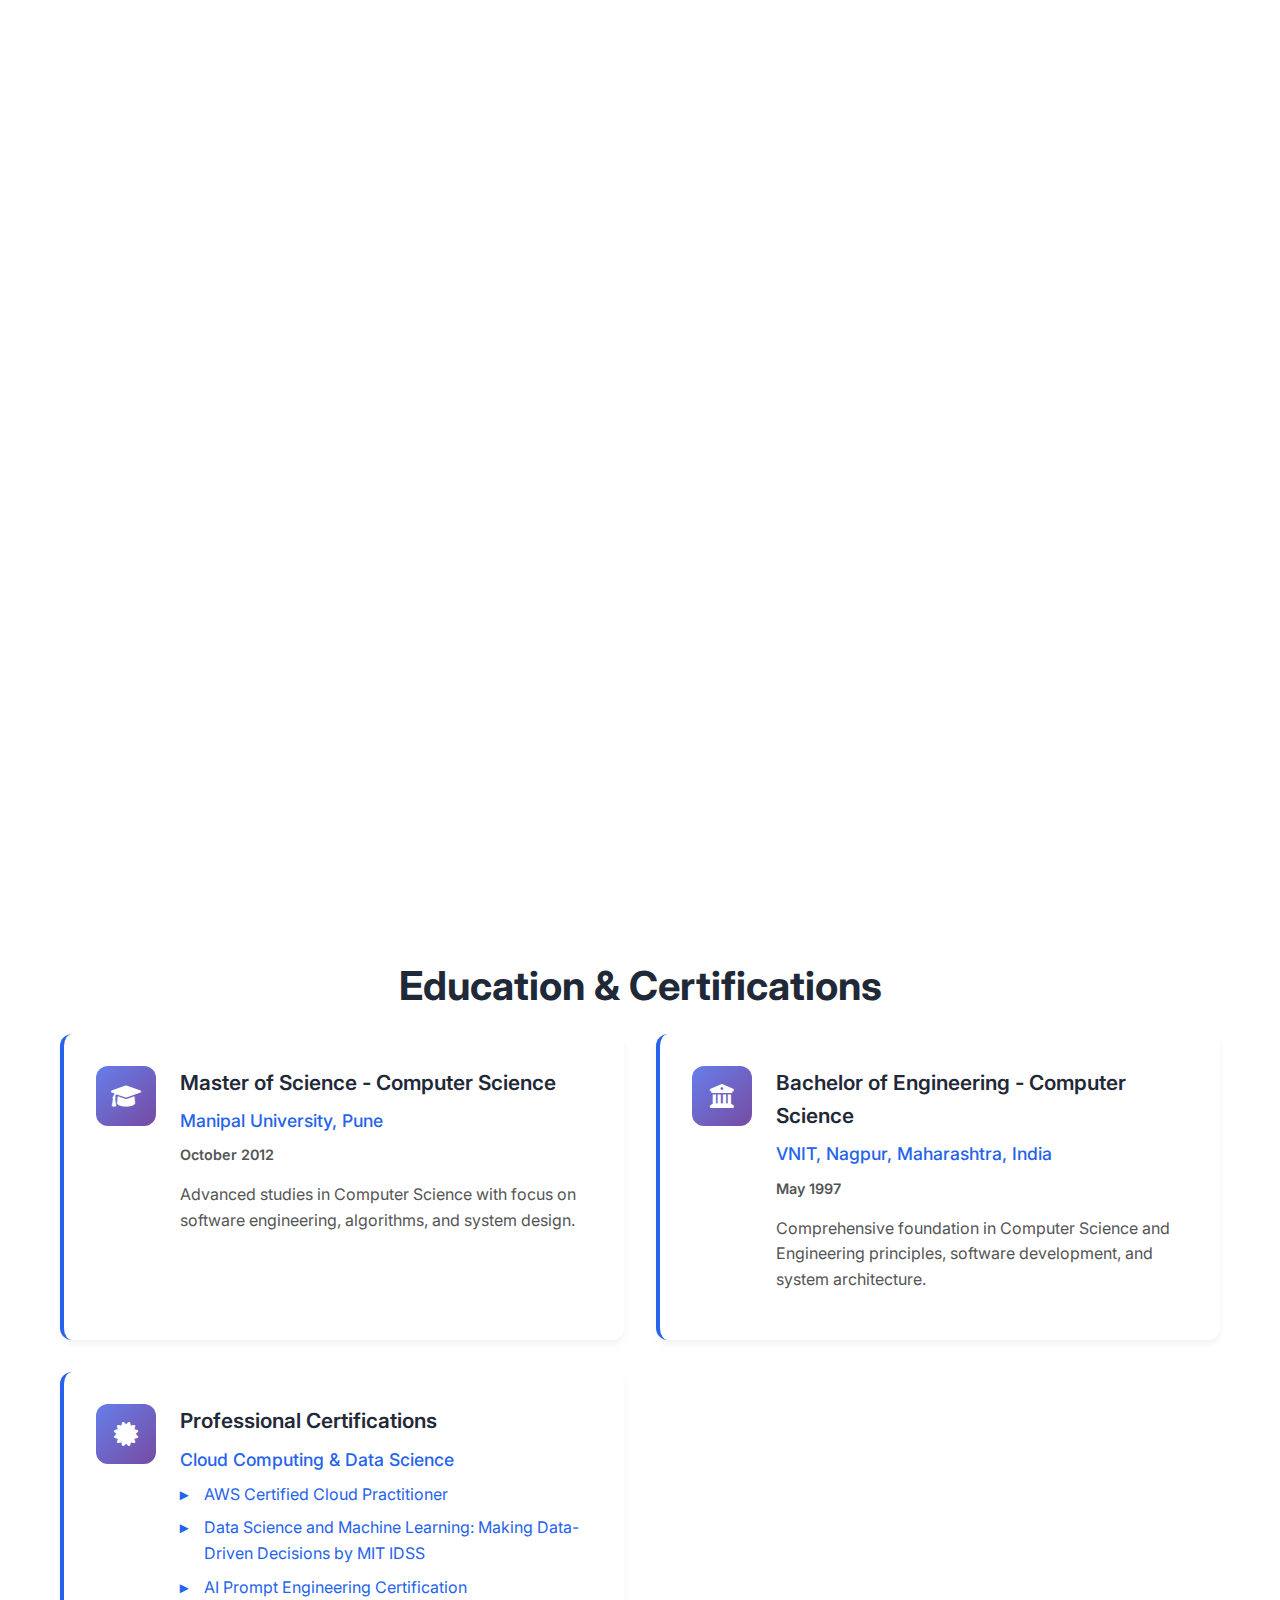
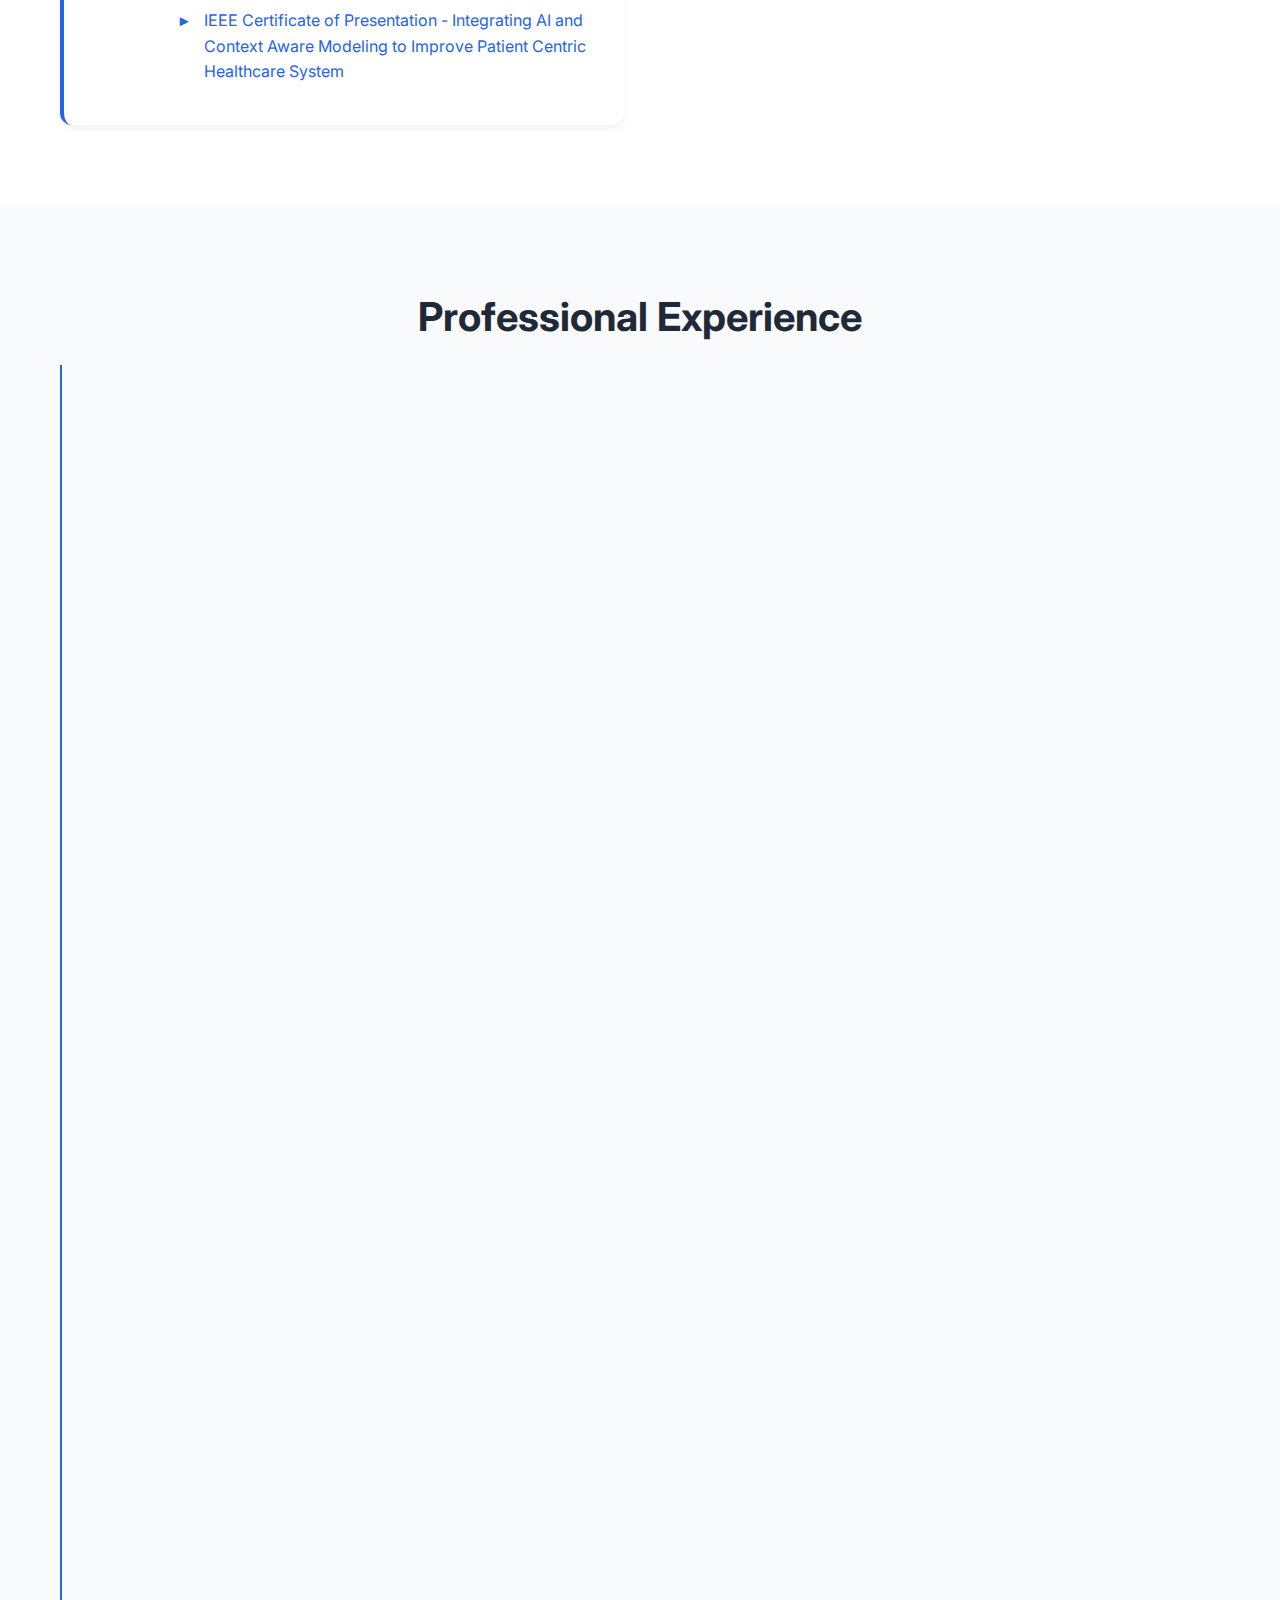
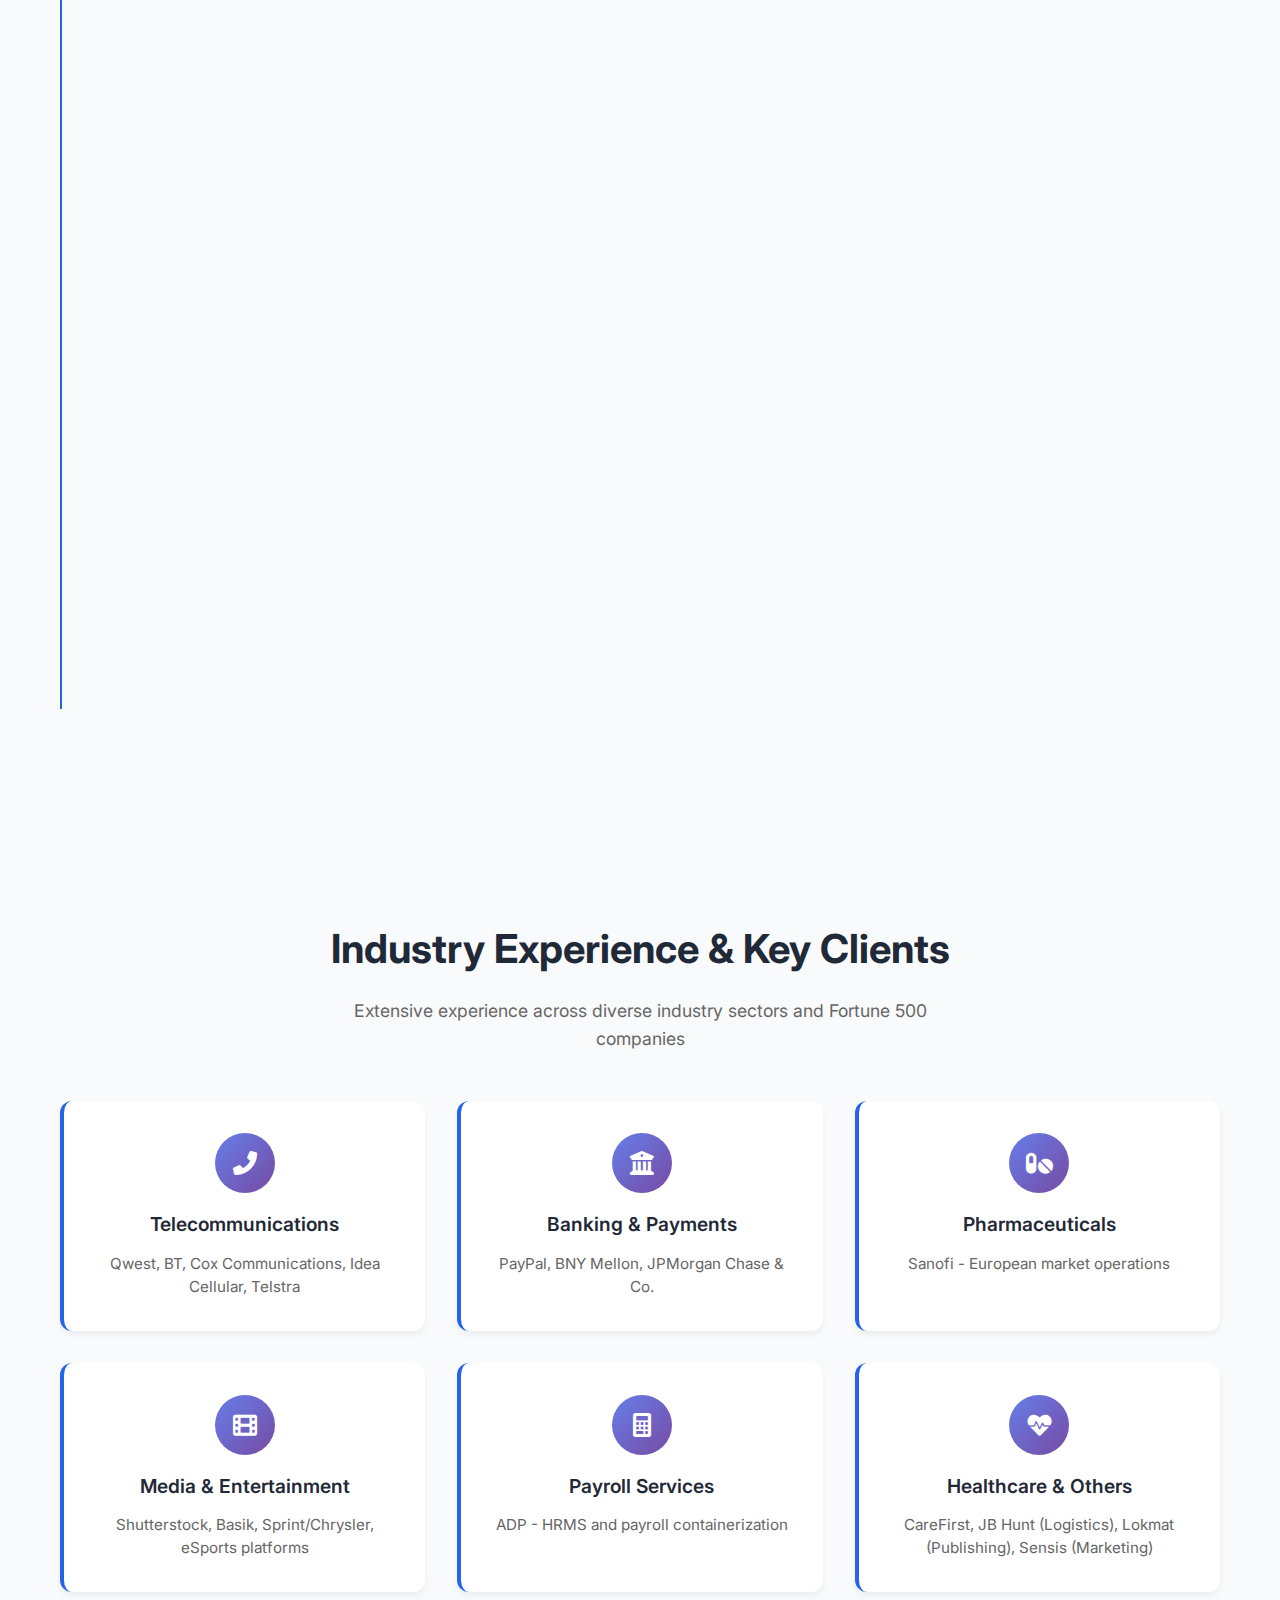
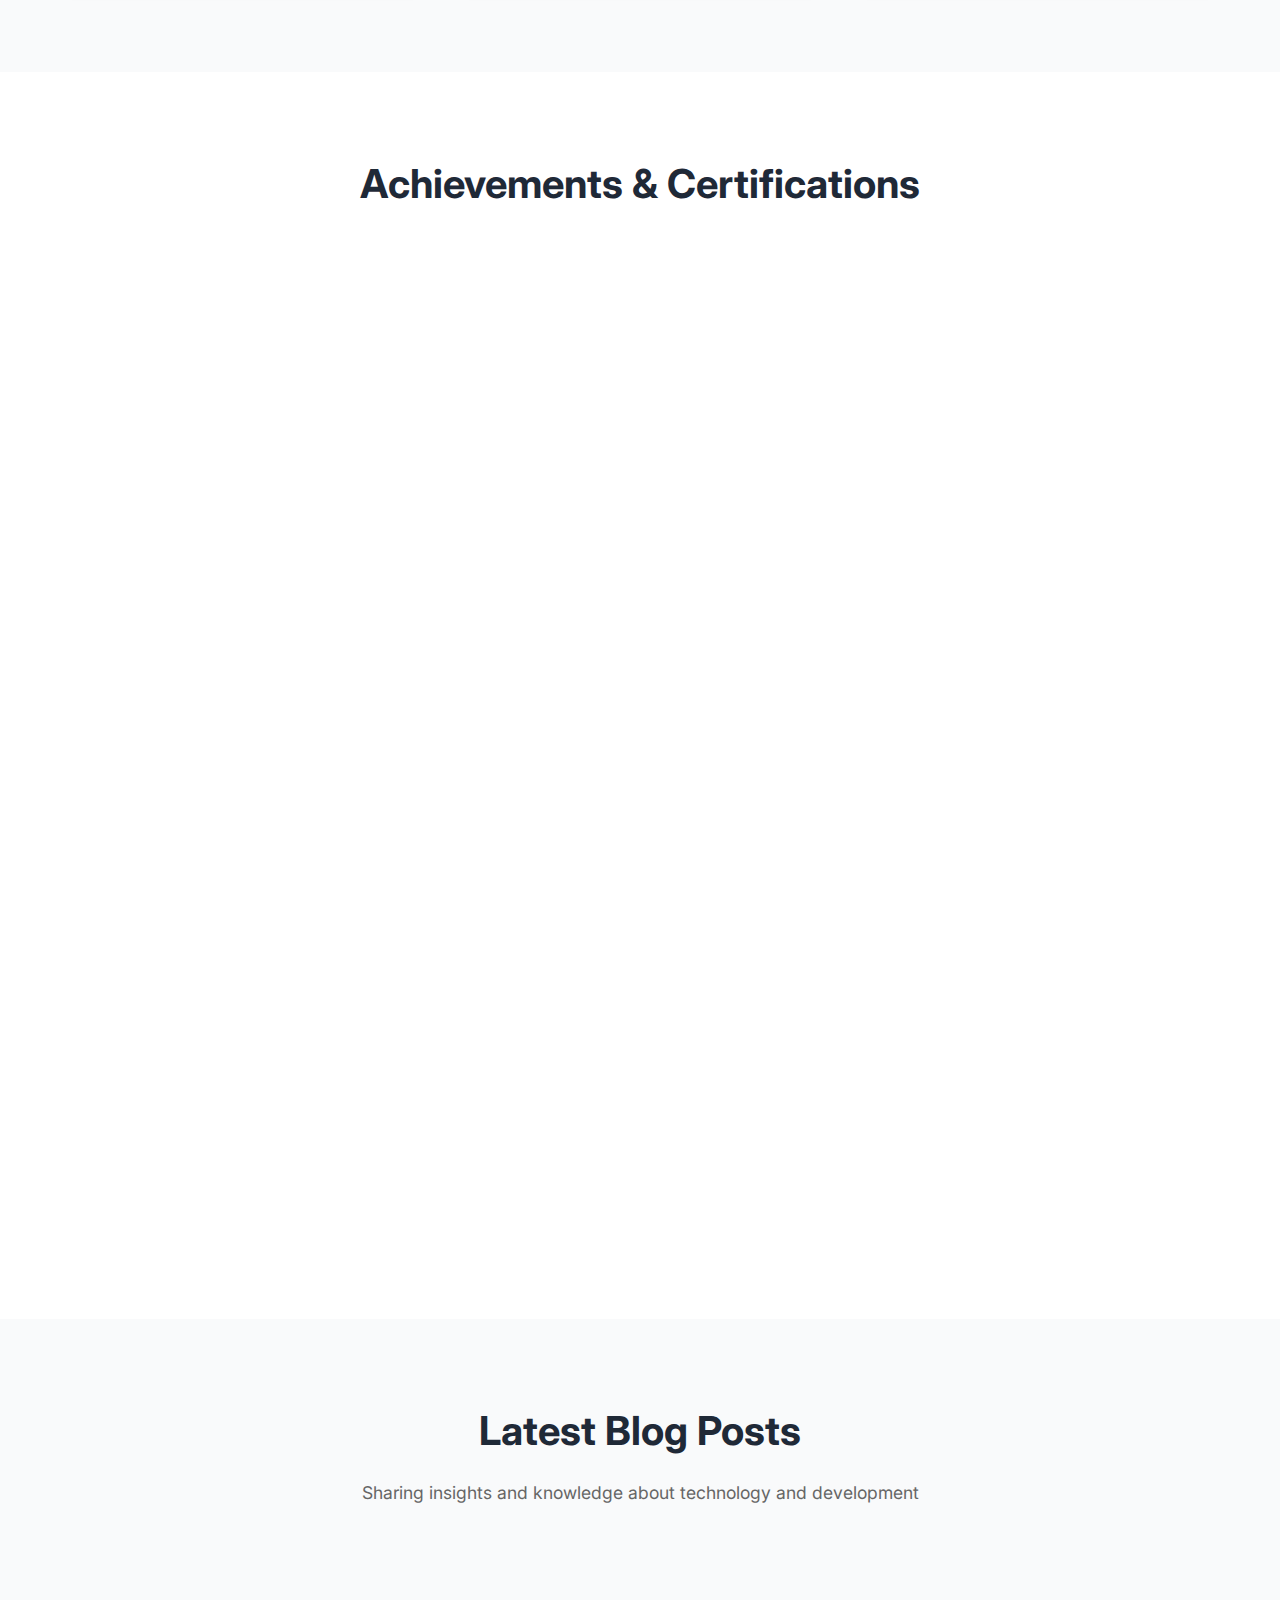
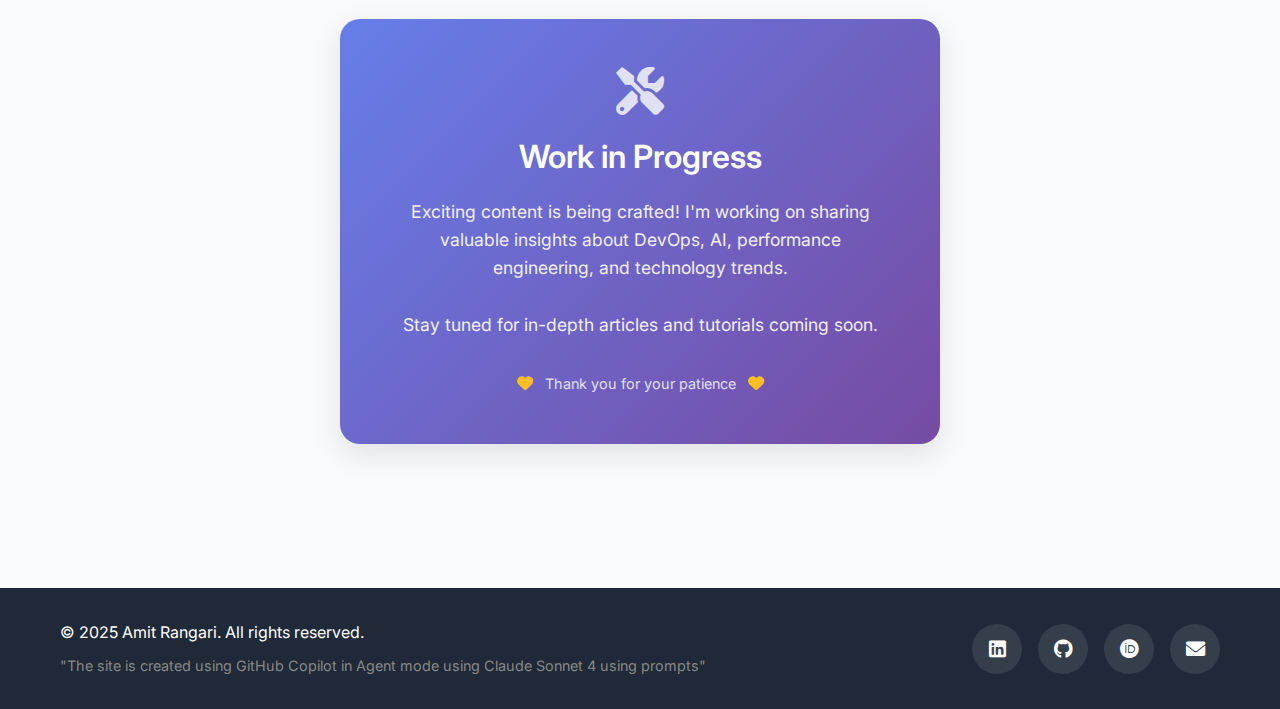
<file: v10-27-2025/index.html>
<!DOCTYPE html>
<html lang="en">
<head>
        <meta charset="UTF-8">
        <meta name="viewport" content="width=device-width, initial-scale=1.0">
        <title>Amit Rangari - DevOps Engineer & Software Architect</title>
        <!-- Google tag (gtag.js) -->
        <script async src="https://www.googletagmanager.com/gtag/js?id=G-H8QXYPZYMB"></script>
        <script>
            window.dataLayer = window.dataLayer || [];
            function gtag(){dataLayer.push(arguments);}
            gtag('js', new Date());

            gtag('config', 'G-H8QXYPZYMB');
        </script>
        <link rel="icon" type="image/jpeg" href="./images/photo.jpg">
        <link rel="stylesheet" href="styles.css">
        <link href="https://cdnjs.cloudflare.com/ajax/libs/font-awesome/6.0.0/css/all.min.css" rel="stylesheet">
        <link href="https://fonts.googleapis.com/css2?family=Inter:wght@300;400;500;600;700&display=swap" rel="stylesheet">
</head>
<body>
    <!-- Navigation -->
    <nav class="navbar">
        <div class="nav-container">
            <div class="nav-logo">
                <img src="./images/photo.jpg" alt="Amit Rangari" style="width:32px;height:32px;border-radius:50%;vertical-align:middle;margin-right:8px;">
                <a href="#home" style="vertical-align:middle;">Amit Rangari</a>
            </div>
            <ul class="nav-menu">
                <li class="nav-item">
                    <a href="#home" class="nav-link">Home</a>
                </li>
                <li class="nav-item">
                    <a href="#about" class="nav-link">About</a>
                </li>
                <li class="nav-item">
                    <a href="#skills" class="nav-link">Skills</a>
                </li>
                <li class="nav-item">
                    <a href="#education" class="nav-link">Education</a>
                </li>
                <li class="nav-item">
                    <a href="#experience" class="nav-link">Experience</a>
                </li>
                <li class="nav-item">
                    <a href="#industries" class="nav-link">Industries</a>
                </li>
                <li class="nav-item">
                    <a href="#achievements" class="nav-link">Achievements</a>
                </li>
                <li class="nav-item">
                    <a href="#blog" class="nav-link">Blog</a>
                </li>
            </ul>
            <div class="hamburger">
                <span class="bar"></span>
                <span class="bar"></span>
                <span class="bar"></span>
            </div>
        </div>
    </nav>

    <!-- Hero Section -->
    <section id="home" class="hero">
        <div class="hero-container">
            <div class="hero-content">
                <h1 class="hero-title">Hi, I'm <span class="highlight">Amit Rangari</span></h1>
                <p class="hero-subtitle">DevOps Engineer & Software Architect</p>
                <p class="hero-description">
                    Dynamic IT professional with 20+ years of proven excellence in software development, application architecture, 
                    and DevOps. Renowned for spearheading complex, high-stakes projects that deliver transformative outcomes, 
                    streamline performance, and inspire innovation in enterprise settings.
                </p>
                <div class="hero-buttons">
                    <a href="#about" class="btn btn-primary">Learn More</a>
                    <a href="./files/AmitRangari.pdf" class="btn btn-secondary" download>Download Resume</a>
                </div>
                <div class="social-links">
                    <a href="https://www.linkedin.com/in/amitrangari" target="_blank" class="social-link" aria-label="LinkedIn">
                        <i class="fab fa-linkedin"></i>
                    </a>
                    <a href="https://github.com/amitrangari" target="_blank" class="social-link" aria-label="GitHub">
                        <i class="fab fa-github"></i>
                    </a>
                    <a href="https://orcid.org/0009-0009-9419-1015" target="_blank" class="social-link" aria-label="ORCID">
                        <i class="fab fa-orcid"></i>
                    </a>
                    <a href="mailto:amitrangari@gmail.com" class="social-link" aria-label="Email">
                        <i class="fas fa-envelope"></i>
                    </a>
                </div>
            </div>
            <div class="hero-image">
                <div class="profile-image">
                    <img src="./images/photo.jpg" alt="Amit Rangari">
                </div>
            </div>
        </div>
    </section>

    <!-- About Section -->
    <section id="about" class="about">
        <div class="container">
            <h2 class="section-title">About Me</h2>
            <div class="about-content">
                <div class="about-text">
                    <p>
                        Dynamic and accomplished IT professional with 20+ years of proven excellence in software development, 
                        application architecture, and DevOps. I specialize in spearheading complex, high-stakes projects 
                        that deliver transformative outcomes, streamline performance, and inspire innovation in enterprise settings.
                    </p>
                    <p>
                        My expertise spans leadership of large-scale programs, establishing Software Development Life Cycles (SDLC), 
                        designing entire platforms from the ground up, and extensive DevOps operations. I have a passion for AI and ML, 
                        dedicated to harnessing cutting-edge technologies to design practical, scalable solutions that solve 
                        real-world challenges and propel organizations forward.
                    </p>
                    <p>
                        Currently serving as a DevOps Engineer at JPMorgan Chase, I've worked with industry leaders across 
                        telecommunications, banking & payments, media & entertainment, pharmaceuticals, and more. My focus is on 
                        automation, infrastructure as code, containerization, and delivering robust, maintainable solutions.
                    </p>
                    <div class="professional-ids">
                        <a href="https://orcid.org/0009-0009-9419-1015" target="_blank" class="orcid-link">
                            <i class="fab fa-orcid"></i> ORCID: 0009-0009-9419-1015
                        </a>
                    </div>
                    <a href="./files/AmitRangari.pdf" class="btn btn-outline" download>
                        <i class="fas fa-download"></i> Download Resume
                    </a>
                </div>
                <div class="about-stats">
                    <div class="stat">
                        <div class="stat-number">20+</div>
                        <div class="stat-label">Years Experience</div>
                    </div>
                    <div class="stat">
                        <div class="stat-number">150+</div>
                        <div class="stat-label">Projects Delivered</div>
                    </div>
                    <div class="stat">
                        <div class="stat-number">12+</div>
                        <div class="stat-label">Industry Sectors</div>
                    </div>
                </div>
            </div>
        </div>
    </section>

    <!-- Skills Section -->
    <section id="skills" class="skills">
        <div class="container">
            <h2 class="section-title">Skills & Technologies</h2>
            <div class="skills-grid">
                <div class="skill-category">
                    <h3>Programming Languages</h3>
                    <div class="skill-items">
                        <span class="skill-item">Python</span>
                        <span class="skill-item">Java</span>
                        <span class="skill-item">JavaEE</span>
                        <span class="skill-item">C#</span>
                        <span class="skill-item">JavaScript</span>
                        <span class="skill-item">SQL</span>
                    </div>
                </div>
                <div class="skill-category">
                    <h3>Cloud Platforms</h3>
                    <div class="skill-items">
                        <span class="skill-item">AWS</span>
                        <span class="skill-item">Google Cloud Platform</span>
                        <span class="skill-item">Microservices</span>
                        <span class="skill-item">Cloud Architecture</span>
                        <span class="skill-item">Service-Oriented Architecture</span>
                        <span class="skill-item">Enterprise Integration</span>
                    </div>
                </div>
                <div class="skill-category">
                    <h3>DevOps & Tools</h3>
                    <div class="skill-items">
                        <span class="skill-item">Docker</span>
                        <span class="skill-item">Kubernetes</span>
                        <span class="skill-item">Jenkins</span>
                        <span class="skill-item">Ansible</span>
                        <span class="skill-item">Terraform</span>
                        <span class="skill-item">CI/CD</span>
                        <span class="skill-item">Infrastructure as Code</span>
                    </div>
                </div>
                <div class="skill-category">
                    <h3>Methodologies & AI/ML</h3>
                    <div class="skill-items">
                        <span class="skill-item">Agile</span>
                        <span class="skill-item">Test-Driven Development</span>
                        <span class="skill-item">Behavior-Driven Development</span>
                        <span class="skill-item">SDLC</span>
                        <span class="skill-item">TensorFlow</span>
                        <span class="skill-item">Machine Learning</span>
                        <span class="skill-item">Artificial Intelligence</span>
                        <span class="skill-item">Prompt Engineering</span>
                    </div>
                </div>
            </div>
        </div>
    </section>

    <!-- Education Section -->
    <section id="education" class="education">
        <div class="container">
            <h2 class="section-title">Education & Certifications</h2>
            <div class="education-grid">
                <div class="education-card">
                    <div class="education-icon">
                        <i class="fas fa-graduation-cap"></i>
                    </div>
                    <div class="education-content">
                        <h3>Master of Science - Computer Science</h3>
                        <h4>Manipal University, Pune</h4>
                        <p class="education-year">October 2012</p>
                        <p>Advanced studies in Computer Science with focus on software engineering, algorithms, and system design.</p>
                    </div>
                </div>
                <div class="education-card">
                    <div class="education-icon">
                        <i class="fas fa-university"></i>
                    </div>
                    <div class="education-content">
                        <h3>Bachelor of Engineering - Computer Science</h3>
                        <h4>VNIT, Nagpur, Maharashtra, India</h4>
                        <p class="education-year">May 1997</p>
                        <p>Comprehensive foundation in Computer Science and Engineering principles, software development, and system architecture.</p>
                    </div>
                </div>
                <div class="education-card">
                    <div class="education-icon">
                        <i class="fas fa-certificate"></i>
                    </div>
                    <div class="education-content">
                        <h3>Professional Certifications</h3>
                        <h4>Cloud Computing & Data Science</h4>
                        <ul>
                            <li><a href="https://www.credly.com/badges/40909555-7f51-4e91-9a19-0875ffb09448/linked_in_profile" target="_blank" style="color: #2563eb; text-decoration: none;">AWS Certified Cloud Practitioner</a></li>
                            <li><a href="https://www.mygreatlearning.com/certificate/DQGLNROG" target="_blank" style="color: #2563eb; text-decoration: none;">Data Science and Machine Learning: Making Data-Driven Decisions by MIT IDSS</a></li>
                            <li><a href="./images/promptEnggCert.png" target="_blank" style="color: #2563eb; text-decoration: none;">AI Prompt Engineering Certification</a></li>
                            <li><a href="./files/Certficate of Presentation - Amit.pdf" target="_blank" style="color: #2563eb; text-decoration: none;">IEEE Certificate of Presentation - Integrating AI and Context Aware Modeling to Improve Patient Centric Healthcare System</a></li>
                        </ul>
                    </div>
                </div>
            </div>
        </div>
    </section>

    <!-- Experience Section -->
    <section id="experience" class="experience">
        <div class="container">
            <h2 class="section-title">Professional Experience</h2>
            <div class="timeline">
                <div class="timeline-item">
                    <div class="timeline-date">March 2025 - Present</div>
                    <div class="timeline-content">
                        <h3>Performance Test Lead</h3>
                        <h4>JPMorgan Chase & Co., Atlanta, GA</h4>
                        <p>
                            Leading performance testing initiatives for the largest debit platform in North America, 
                            ensuring system reliability and scalability under high transaction volumes.
                        </p>
                        <ul>
                            <li>Leading performance testing strategy and execution for critical payment systems</li>
                            <li>Designing and implementing comprehensive performance testing frameworks</li>
                            <li>Collaborating with development teams to optimize system performance</li>
                            <li>Establishing performance benchmarks and monitoring protocols</li>
                        </ul>
                    </div>
                </div>
                <div class="timeline-item">
                    <div class="timeline-date">April 2023 - February 2025</div>
                    <div class="timeline-content">
                        <h3>DevOps Engineer</h3>
                        <h4>JPMorgan Chase & Co., Atlanta, GA</h4>
                        <p>
                            Leading DevOps operations for the largest debit platform in North America, 
                            focusing on automation, compliance, and performance optimization.
                        </p>
                        <ul>
                            <li>Successfully established TrueCD compliance for DEBIT services by enhancing CI pipelines</li>
                            <li>Streamlined microservice image sizes, resulting in improved deployment performance</li>
                            <li>Defined and standardized Gradle build patterns for DEBIT services</li>
                            <li>Mentored teams across various lines of business, driving TrueCD compliance adoption</li>
                        </ul>
                    </div>
                </div>
                <div class="timeline-item">
                    <div class="timeline-date">May 2022 - March 2023</div>
                    <div class="timeline-content">
                        <h3>Associate Director of IT</h3>
                        <h4>Virtusa, India and USA</h4>
                        <p>
                            Led strategic IT initiatives focusing on pipeline optimization and data center modernization 
                            for enterprise clients across multiple geographic regions.
                        </p>
                        <ul>
                            <li>Achieved 70% reduction in build and deployment times through advanced DevOps practices</li>
                            <li>Developed robust data center migration strategy with minimal downtime</li>
                            <li>Implemented automation solutions ensuring seamless transitions and enhanced reliability</li>
                        </ul>
                    </div>
                </div>
                <div class="timeline-item">
                    <div class="timeline-date">October 2021 - April 2022</div>
                    <div class="timeline-content">
                        <h3>Principal Architect - Cloud Infra Services</h3>
                        <h4>LTI (Larsen & Toubro Infotech)</h4>
                        <p>
                            Architected comprehensive Full Stack Digital Operations (FSDO) offerings and provided 
                            strategic advisory services for platform modernization initiatives.
                        </p>
                        <ul>
                            <li>Designed Full Stack Digital Operations framework demonstrating complete DevOps capabilities</li>
                            <li>Provided strategic advisory for infrastructure and service modernization</li>
                            <li>Guided insurance clients through platform modernization journeys</li>
                        </ul>
                    </div>
                </div>
                <div class="timeline-item">
                    <div class="timeline-date">May 2014 - October 2021</div>
                    <div class="timeline-content">
                        <h3>Senior Architect</h3>
                        <h4>Cognizant, India, USA - Multiple Clients</h4>
                        <p>
                            Led DevOps standardization and cloud migration initiatives for Fortune 500 clients 
                            across telecommunications, pharmaceuticals, and enterprise services sectors.
                        </p>
                        <ul>
                            <li>Designed hybrid cloud migration strategy for leading European pharmaceutical company</li>
                            <li>Developed comprehensive DevOps metrics and reporting frameworks</li>
                            <li>Successfully containerized 100% of ADP's HRMS and payroll services</li>
                            <li>Conducted multiple DevOps assessments and SDLC optimization strategies</li>
                        </ul>
                    </div>
                </div>
                <div class="timeline-item">
                    <div class="timeline-date">December 2008 - April 2014</div>
                    <div class="timeline-content">
                        <h3>Advisory IT Architect</h3>
                        <h4>IBM, Australia, India, USA</h4>
                        <p>
                            Provided application architecture and integration solutions for telecommunications 
                            and automotive clients across multiple international markets.
                        </p>
                        <ul>
                            <li>Led architectural support for Telstra's registration and enrollment platform</li>
                            <li>Served as Application Architect for regulatory applications at Idea Cellular</li>
                            <li>Designed integration architecture for automotive entertainment systems</li>
                        </ul>
                    </div>
                </div>
            </div>
        </div>
    </section>

    <!-- Industry Experience Section -->
    <section id="industries" class="industries">
        <div class="container">
            <h2 class="section-title">Industry Experience & Key Clients</h2>
            <p class="section-subtitle">Extensive experience across diverse industry sectors and Fortune 500 companies</p>
            <div class="industries-grid">
                <div class="industry-card">
                    <div class="industry-icon">
                        <i class="fas fa-phone-alt"></i>
                    </div>
                    <h3>Telecommunications</h3>
                    <p>Qwest, BT, Cox Communications, Idea Cellular, Telstra</p>
                </div>
                <div class="industry-card">
                    <div class="industry-icon">
                        <i class="fas fa-university"></i>
                    </div>
                    <h3>Banking & Payments</h3>
                    <p>PayPal, BNY Mellon, JPMorgan Chase & Co.</p>
                </div>
                <div class="industry-card">
                    <div class="industry-icon">
                        <i class="fas fa-pills"></i>
                    </div>
                    <h3>Pharmaceuticals</h3>
                    <p>Sanofi - European market operations</p>
                </div>
                <div class="industry-card">
                    <div class="industry-icon">
                        <i class="fas fa-film"></i>
                    </div>
                    <h3>Media & Entertainment</h3>
                    <p>Shutterstock, Basik, Sprint/Chrysler, eSports platforms</p>
                </div>
                <div class="industry-card">
                    <div class="industry-icon">
                        <i class="fas fa-calculator"></i>
                    </div>
                    <h3>Payroll Services</h3>
                    <p>ADP - HRMS and payroll containerization</p>
                </div>
                <div class="industry-card">
                    <div class="industry-icon">
                        <i class="fas fa-heartbeat"></i>
                    </div>
                    <h3>Healthcare & Others</h3>
                    <p>CareFirst, JB Hunt (Logistics), Lokmat (Publishing), Sensis (Marketing)</p>
                </div>
            </div>
        </div>
    </section>

    <!-- Achievements Section -->
    <section id="achievements" class="achievements">
        <div class="container">
            <h2 class="section-title">Achievements & Certifications</h2>
            <div class="achievements-grid">
                <div class="achievement-card">
                    <div class="achievement-icon">
                        <i class="fas fa-award"></i>
                    </div>
                    <h3>AWS Certified Cloud Practitioner</h3>
                    <p>Validated expertise in cloud computing and AWS platform fundamentals</p>
                    <span class="achievement-year">Current</span>
                </div>
                <div class="achievement-card">
                    <div class="achievement-icon">
                        <i class="fas fa-chart-line"></i>
                    </div>
                    <h3>70% Performance Improvement</h3>
                    <p>Achieved significant reduction in build and deployment times through DevOps optimization</p>
                    <span class="achievement-year">2022-2023</span>
                </div>
                <div class="achievement-card">
                    <div class="achievement-icon">
                        <i class="fas fa-containers"></i>
                    </div>
                    <h3>100% Containerization Success</h3>
                    <p>Successfully containerized all HRMS and payroll services for ADP</p>
                    <span class="achievement-year">2021</span>
                </div>
                <div class="achievement-card">
                    <div class="achievement-icon">
                        <i class="fas fa-globe"></i>
                    </div>
                    <h3>Multi-Continental Leadership</h3>
                    <p>Led teams and projects across Australia, India, USA, and Canada</p>
                    <span class="achievement-year">2008-Present</span>
                </div>
                <div class="achievement-card">
                    <div class="achievement-icon">
                        <i class="fas fa-shield-alt"></i>
                    </div>
                    <h3>TrueCD Compliance Implementation</h3>
                    <p>Successfully established compliance for DEBIT services at JPMorgan Chase</p>
                    <span class="achievement-year">2023-Present</span>
                </div>
                <div class="achievement-card">
                    <div class="achievement-icon">
                        <i class="fas fa-brain"></i>
                    </div>
                    <h3>AI/ML Technology Adoption</h3>
                    <p>Learning and implementing TensorFlow for cutting-edge AI solutions</p>
                    <span class="achievement-year">2023-Present</span>
                </div>
                <div class="achievement-card">
                    <div class="achievement-icon">
                        <i class="fas fa-file-alt"></i>
                    </div>
                    <h3>IEEE Research Publication</h3>
                    <p>Published research paper on "Integrating AI and Context Aware Modeling to Improve Patient Centric Healthcare System"</p>
                    <span class="achievement-year">2025</span>
                </div>
            </div>
        </div>
    </section>

    <!-- Blog Section -->
    <section id="blog" class="blog">
        <div class="container">
            <h2 class="section-title">Latest Blog Posts</h2>
            <p class="section-subtitle">Sharing insights and knowledge about technology and development</p>
            <div style="text-align: center; padding: 4rem 0;">
                <div style="background: linear-gradient(135deg, #667eea 0%, #764ba2 100%); color: white; padding: 3rem; border-radius: 20px; max-width: 600px; margin: 0 auto; box-shadow: 0 10px 30px rgba(0,0,0,0.1);">
                    <i class="fas fa-tools" style="font-size: 3rem; margin-bottom: 1rem; opacity: 0.8;"></i>
                    <h3 style="font-size: 2rem; margin-bottom: 1rem; font-weight: 600;">Work in Progress</h3>
                    <p style="font-size: 1.1rem; opacity: 0.9; line-height: 1.6;">
                        Exciting content is being crafted! I'm working on sharing valuable insights about DevOps, AI, performance engineering, and technology trends. 
                        <br><br>
                        Stay tuned for in-depth articles and tutorials coming soon.
                    </p>
                    <div style="margin-top: 2rem;">
                        <i class="fas fa-heart" style="color: #fbbf24; margin: 0 0.5rem;"></i>
                        <span style="font-size: 0.9rem; opacity: 0.8;">Thank you for your patience</span>
                        <i class="fas fa-heart" style="color: #fbbf24; margin: 0 0.5rem;"></i>
                    </div>
                </div>
            </div>
        </div>
    </section>

    <!-- Footer -->
    <footer class="footer">
        <div class="container">
            <div class="footer-content">
                <div class="footer-text">
                    <p>&copy; 2025 Amit Rangari. All rights reserved.</p>
                    <p style="font-size: 0.9rem; margin-top: 0.5rem; color: #888;">"The site is created using GitHub Copilot in Agent mode using Claude Sonnet 4 using prompts"</p>
                </div>
                <div class="footer-social">
                    <a href="https://www.linkedin.com/in/amitrangari" target="_blank" class="social-link" aria-label="LinkedIn">
                        <i class="fab fa-linkedin"></i>
                    </a>
                    <a href="https://github.com/amitrangari" target="_blank" class="social-link" aria-label="GitHub">
                        <i class="fab fa-github"></i>
                    </a>
                    <a href="https://orcid.org/0009-0009-9419-1015" target="_blank" class="social-link" aria-label="ORCID">
                        <i class="fab fa-orcid"></i>
                    </a>
                    <a href="mailto:amitrangari@gmail.com" class="social-link" aria-label="Email">
                        <i class="fas fa-envelope"></i>
                    </a>
                </div>
            </div>
        </div>
    </footer>

    <script src="script.js"></script>
</body>
</html>
</file>
<file: styles.css>
/* ==========================================
   ROOT VARIABLES & DESIGN SYSTEM
   ========================================== */
:root {
    /* Colors - Light Theme */
    --primary: #2563eb;
    --primary-dark: #1e40af;
    --primary-light: #3b82f6;
    --secondary: #7c3aed;
    --accent: #f59e0b;
    --success: #10b981;
    --danger: #ef4444;

    /* Gradients */
    --gradient-primary: linear-gradient(135deg, #667eea 0%, #764ba2 100%);
    --gradient-accent: linear-gradient(135deg, #f093fb 0%, #f5576c 100%);
    --gradient-success: linear-gradient(135deg, #43e97b 0%, #38f9d7 100%);
    --gradient-warm: linear-gradient(135deg, #fa709a 0%, #fee140 100%);

    /* Text Colors */
    --text-primary: #1f2937;
    --text-secondary: #6b7280;
    --text-tertiary: #9ca3af;

    /* Background Colors */
    --bg-primary: #ffffff;
    --bg-secondary: #f9fafb;
    --bg-tertiary: #f3f4f6;

    /* Border Colors */
    --border-color: #e5e7eb;
    --border-light: #f3f4f6;

    /* Shadows */
    --shadow-sm: 0 1px 2px 0 rgba(0, 0, 0, 0.05);
    --shadow-md: 0 4px 6px -1px rgba(0, 0, 0, 0.1), 0 2px 4px -1px rgba(0, 0, 0, 0.06);
    --shadow-lg: 0 10px 15px -3px rgba(0, 0, 0, 0.1), 0 4px 6px -2px rgba(0, 0, 0, 0.05);
    --shadow-xl: 0 20px 25px -5px rgba(0, 0, 0, 0.1), 0 10px 10px -5px rgba(0, 0, 0, 0.04);
    --shadow-2xl: 0 25px 50px -12px rgba(0, 0, 0, 0.25);

    /* Spacing */
    --spacing-xs: 0.5rem;
    --spacing-sm: 1rem;
    --spacing-md: 1.5rem;
    --spacing-lg: 2rem;
    --spacing-xl: 3rem;
    --spacing-2xl: 4rem;

    /* Border Radius */
    --radius-sm: 0.375rem;
    --radius-md: 0.5rem;
    --radius-lg: 0.75rem;
    --radius-xl: 1rem;
    --radius-2xl: 1.5rem;
    --radius-full: 9999px;

    /* Typography */
    --font-primary: 'Inter', -apple-system, BlinkMacSystemFont, 'Segoe UI', sans-serif;
    --font-heading: 'Space Grotesk', 'Inter', sans-serif;

    /* Transitions */
    --transition-fast: 150ms ease-in-out;
    --transition-base: 250ms ease-in-out;
    --transition-slow: 350ms ease-in-out;

    /* Z-index */
    --z-dropdown: 1000;
    --z-sticky: 1020;
    --z-fixed: 1030;
    --z-modal-backdrop: 1040;
    --z-modal: 1050;
    --z-tooltip: 1070;
}

/* Dark Theme */
[data-theme="dark"] {
    --text-primary: #f9fafb;
    --text-secondary: #d1d5db;
    --text-tertiary: #9ca3af;

    --bg-primary: #111827;
    --bg-secondary: #1f2937;
    --bg-tertiary: #374151;

    --border-color: #374151;
    --border-light: #4b5563;

    --shadow-sm: 0 1px 2px 0 rgba(0, 0, 0, 0.3);
    --shadow-md: 0 4px 6px -1px rgba(0, 0, 0, 0.4), 0 2px 4px -1px rgba(0, 0, 0, 0.3);
    --shadow-lg: 0 10px 15px -3px rgba(0, 0, 0, 0.4), 0 4px 6px -2px rgba(0, 0, 0, 0.3);
    --shadow-xl: 0 20px 25px -5px rgba(0, 0, 0, 0.4), 0 10px 10px -5px rgba(0, 0, 0, 0.3);
    --shadow-2xl: 0 25px 50px -12px rgba(0, 0, 0, 0.6);
}

/* ==========================================
   RESET & BASE STYLES
   ========================================== */
* {
    margin: 0;
    padding: 0;
    box-sizing: border-box;
}

html {
    scroll-behavior: smooth;
    scroll-padding-top: 80px;
}

body {
    font-family: var(--font-primary);
    font-size: 16px;
    line-height: 1.6;
    color: var(--text-primary);
    background-color: var(--bg-primary);
    overflow-x: hidden;
    transition: background-color var(--transition-base), color var(--transition-base);
}

h1, h2, h3, h4, h5, h6 {
    font-family: var(--font-heading);
    font-weight: 700;
    line-height: 1.2;
    color: var(--text-primary);
}

a {
    color: var(--primary);
    text-decoration: none;
    transition: color var(--transition-fast);
}

a:hover {
    color: var(--primary-dark);
}

img {
    max-width: 100%;
    height: auto;
    display: block;
}

button {
    font-family: inherit;
    cursor: pointer;
    border: none;
    outline: none;
}

input, textarea {
    font-family: inherit;
}

/* ==========================================
   UTILITY CLASSES
   ========================================== */
.container {
    max-width: 1200px;
    margin: 0 auto;
    padding: 0 var(--spacing-md);
}

.container-wide {
    max-width: 1400px;
    margin: 0 auto;
    padding: 0 var(--spacing-md);
}

.section {
    padding: var(--spacing-2xl) 0;
}

.section-header {
    text-align: center;
    margin-bottom: var(--spacing-xl);
    max-width: 700px;
    margin-left: auto;
    margin-right: auto;
}

.section-badge {
    display: inline-flex;
    align-items: center;
    gap: var(--spacing-xs);
    padding: var(--spacing-xs) var(--spacing-md);
    background: var(--bg-secondary);
    border-radius: var(--radius-full);
    font-size: 0.875rem;
    font-weight: 500;
    color: var(--primary);
    margin-bottom: var(--spacing-md);
}

.section-badge i {
    font-size: 1rem;
}

.section-title {
    font-size: 2.5rem;
    margin-bottom: var(--spacing-md);
}

.section-subtitle {
    font-size: 1.125rem;
    color: var(--text-secondary);
    line-height: 1.7;
}

.gradient-text {
    background: var(--gradient-primary);
    -webkit-background-clip: text;
    -webkit-text-fill-color: transparent;
    background-clip: text;
}

.btn {
    display: inline-flex;
    align-items: center;
    gap: var(--spacing-xs);
    padding: 0.875rem 1.75rem;
    font-size: 1rem;
    font-weight: 600;
    border-radius: var(--radius-lg);
    transition: all var(--transition-base);
    text-decoration: none;
}

.btn-primary {
    background: var(--gradient-primary);
    color: white;
    box-shadow: var(--shadow-md);
}

.btn-primary:hover {
    transform: translateY(-2px);
    box-shadow: var(--shadow-xl);
    color: white;
}

.btn-secondary {
    background: var(--bg-secondary);
    color: var(--text-primary);
}

.btn-secondary:hover {
    background: var(--bg-tertiary);
    color: var(--text-primary);
}

.btn-outline {
    background: transparent;
    color: var(--primary);
    border: 2px solid var(--primary);
}

.btn-outline:hover {
    background: var(--primary);
    color: white;
}

.btn-block {
    width: 100%;
    justify-content: center;
}

.tag {
    display: inline-block;
    padding: 0.25rem 0.75rem;
    font-size: 0.8125rem;
    font-weight: 500;
    background: var(--bg-secondary);
    color: var(--text-secondary);
    border-radius: var(--radius-full);
    transition: all var(--transition-fast);
}

.tag:hover {
    background: var(--primary);
    color: white;
}

/* ==========================================
   THEME TOGGLE
   ========================================== */
.theme-toggle {
    position: fixed;
    top: 100px;
    right: var(--spacing-md);
    width: 50px;
    height: 50px;
    border-radius: var(--radius-full);
    background: var(--bg-secondary);
    color: var(--text-primary);
    box-shadow: var(--shadow-lg);
    display: flex;
    align-items: center;
    justify-content: center;
    font-size: 1.25rem;
    z-index: var(--z-fixed);
    transition: all var(--transition-base);
}

.theme-toggle:hover {
    transform: scale(1.1);
    box-shadow: var(--shadow-xl);
}

/* ==========================================
   NAVIGATION
   ========================================== */
.navbar {
    position: fixed;
    top: 0;
    left: 0;
    right: 0;
    background: rgba(255, 255, 255, 0.8);
    backdrop-filter: blur(10px);
    -webkit-backdrop-filter: blur(10px);
    box-shadow: var(--shadow-sm);
    z-index: var(--z-sticky);
    transition: all var(--transition-base);
}

[data-theme="dark"] .navbar {
    background: rgba(17, 24, 39, 0.8);
}

.navbar.scrolled {
    box-shadow: var(--shadow-md);
}

.nav-container {
    max-width: 1400px;
    margin: 0 auto;
    padding: 0 var(--spacing-md);
    display: flex;
    align-items: center;
    justify-content: space-between;
    height: 80px;
}

.nav-logo {
    display: flex;
    align-items: center;
    gap: var(--spacing-sm);
    font-size: 1.25rem;
    font-weight: 700;
    color: var(--text-primary);
}

.logo-img {
    width: 40px;
    height: 40px;
    border-radius: var(--radius-full);
    object-fit: cover;
    border: 2px solid var(--primary);
}

.logo-accent {
    color: var(--primary);
    margin-left: 2px;
}

.nav-menu {
    display: flex;
    align-items: center;
    gap: var(--spacing-lg);
    list-style: none;
}

.nav-link {
    font-size: 0.9375rem;
    font-weight: 500;
    color: var(--text-secondary);
    position: relative;
    padding: 0.5rem 0;
}

.nav-link::after {
    content: '';
    position: absolute;
    bottom: 0;
    left: 0;
    width: 0;
    height: 2px;
    background: var(--gradient-primary);
    transition: width var(--transition-base);
}

.nav-link:hover,
.nav-link.active {
    color: var(--primary);
}

.nav-link:hover::after,
.nav-link.active::after {
    width: 100%;
}

.nav-cta {
    padding: 0.625rem 1.25rem;
    background: var(--gradient-primary);
    color: white;
    border-radius: var(--radius-full);
}

.nav-cta::after {
    display: none;
}

.nav-cta:hover {
    color: white;
    transform: translateY(-2px);
    box-shadow: var(--shadow-md);
}

.nav-toggle {
    display: none;
    flex-direction: column;
    gap: 5px;
    background: transparent;
    padding: 0.5rem;
}

.nav-toggle span {
    width: 25px;
    height: 2px;
    background: var(--text-primary);
    transition: all var(--transition-base);
}

.nav-toggle.active span:nth-child(1) {
    transform: rotate(45deg) translate(7px, 7px);
}

.nav-toggle.active span:nth-child(2) {
    opacity: 0;
}

.nav-toggle.active span:nth-child(3) {
    transform: rotate(-45deg) translate(7px, -7px);
}

/* ==========================================
   HERO SECTION
   ========================================== */
.hero {
    position: relative;
    min-height: 100vh;
    display: flex;
    align-items: center;
    justify-content: center;
    padding: var(--spacing-2xl) var(--spacing-md);
    padding-top: 120px;
    overflow: hidden;
}

.hero-bg {
    position: absolute;
    top: 0;
    left: 0;
    width: 100%;
    height: 100%;
    z-index: -1;
    overflow: hidden;
}

.gradient-orb {
    position: absolute;
    border-radius: 50%;
    filter: blur(80px);
    opacity: 0.3;
    animation: float 20s ease-in-out infinite;
}

.orb-1 {
    width: 500px;
    height: 500px;
    background: linear-gradient(135deg, #667eea 0%, #764ba2 100%);
    top: -250px;
    right: -250px;
    animation-delay: 0s;
}

.orb-2 {
    width: 400px;
    height: 400px;
    background: linear-gradient(135deg, #f093fb 0%, #f5576c 100%);
    bottom: -200px;
    left: -200px;
    animation-delay: 5s;
}

.orb-3 {
    width: 350px;
    height: 350px;
    background: linear-gradient(135deg, #4facfe 0%, #00f2fe 100%);
    top: 50%;
    left: 50%;
    transform: translate(-50%, -50%);
    animation-delay: 10s;
}

@keyframes float {
    0%, 100% { transform: translate(0, 0) scale(1); }
    33% { transform: translate(30px, -30px) scale(1.1); }
    66% { transform: translate(-20px, 20px) scale(0.9); }
}

.hero-content {
    max-width: 900px;
    text-align: center;
    z-index: 1;
}

.hero-badge {
    display: inline-flex;
    align-items: center;
    gap: var(--spacing-xs);
    padding: var(--spacing-xs) var(--spacing-md);
    background: var(--bg-secondary);
    border: 1px solid var(--border-color);
    border-radius: var(--radius-full);
    font-size: 0.875rem;
    font-weight: 500;
    color: var(--success);
    margin-bottom: var(--spacing-lg);
    animation: slideDown 0.6s ease-out;
}

.hero-title {
    font-size: 4rem;
    font-weight: 800;
    margin-bottom: var(--spacing-lg);
    line-height: 1.1;
}

.title-line {
    display: block;
}

.hero-title .title-line:first-child {
    animation: slideRight 0.6s ease-out 0.2s both;
}

.hero-title .title-line:last-child {
    animation: slideLeft 0.6s ease-out 0.4s both;
}

.hero-subtitle {
    font-size: 1.25rem;
    color: var(--text-secondary);
    margin-bottom: var(--spacing-xl);
    line-height: 1.7;
    animation: fadeIn 0.6s ease-out 0.6s both;
}

.hero-cta {
    display: flex;
    gap: var(--spacing-md);
    justify-content: center;
    flex-wrap: wrap;
    margin-bottom: var(--spacing-xl);
    animation: fadeIn 0.6s ease-out 0.8s both;
}

.hero-social {
    display: flex;
    gap: var(--spacing-md);
    justify-content: center;
    animation: fadeIn 0.6s ease-out 1s both;
}

.social-link {
    width: 48px;
    height: 48px;
    display: flex;
    align-items: center;
    justify-content: center;
    background: var(--bg-secondary);
    border-radius: var(--radius-full);
    color: var(--text-primary);
    font-size: 1.125rem;
    transition: all var(--transition-base);
}

.social-link:hover {
    background: var(--gradient-primary);
    color: white;
    transform: translateY(-4px);
    box-shadow: var(--shadow-lg);
}

.scroll-indicator {
    position: absolute;
    bottom: var(--spacing-lg);
    left: 50%;
    transform: translateX(-50%);
    text-align: center;
    color: var(--text-tertiary);
    font-size: 0.875rem;
    animation: fadeIn 0.6s ease-out 1.2s both;
}

.mouse {
    width: 24px;
    height: 40px;
    border: 2px solid var(--text-tertiary);
    border-radius: var(--radius-full);
    margin: 0 auto var(--spacing-xs);
    position: relative;
}

.wheel {
    width: 4px;
    height: 8px;
    background: var(--text-tertiary);
    border-radius: var(--radius-full);
    position: absolute;
    top: 8px;
    left: 50%;
    transform: translateX(-50%);
    animation: scroll 1.5s ease-in-out infinite;
}

@keyframes scroll {
    0% { opacity: 1; transform: translateX(-50%) translateY(0); }
    100% { opacity: 0; transform: translateX(-50%) translateY(12px); }
}

/* Animations */
@keyframes slideDown {
    from { opacity: 0; transform: translateY(-20px); }
    to { opacity: 1; transform: translateY(0); }
}

@keyframes slideRight {
    from { opacity: 0; transform: translateX(-50px); }
    to { opacity: 1; transform: translateX(0); }
}

@keyframes slideLeft {
    from { opacity: 0; transform: translateX(50px); }
    to { opacity: 1; transform: translateX(0); }
}

@keyframes fadeIn {
    from { opacity: 0; }
    to { opacity: 1; }
}

/* ==========================================
   ABOUT SECTION
   ========================================== */
.about-section {
    background: var(--bg-secondary);
}

.about-grid {
    display: grid;
    grid-template-columns: 1fr 1fr;
    gap: var(--spacing-2xl);
    align-items: center;
}

.about-image-wrapper {
    position: relative;
}

.about-image-bg {
    position: absolute;
    top: -20px;
    left: -20px;
    width: 100%;
    height: 100%;
    background: var(--gradient-primary);
    border-radius: var(--radius-2xl);
    z-index: 0;
}

.about-image {
    position: relative;
    width: 100%;
    border-radius: var(--radius-2xl);
    box-shadow: var(--shadow-2xl);
    z-index: 1;
}

.about-stats-card {
    position: absolute;
    bottom: -30px;
    right: -30px;
    background: var(--bg-primary);
    padding: var(--spacing-lg);
    border-radius: var(--radius-xl);
    box-shadow: var(--shadow-2xl);
    display: flex;
    gap: var(--spacing-lg);
    z-index: 2;
}

.stat-item {
    text-align: center;
}

.stat-number {
    font-size: 2.5rem;
    font-weight: 800;
    background: var(--gradient-primary);
    -webkit-background-clip: text;
    -webkit-text-fill-color: transparent;
    background-clip: text;
}

.stat-number::after {
    content: '+';
}

.stat-label {
    font-size: 0.875rem;
    color: var(--text-secondary);
    font-weight: 600;
}

.about-content {
    max-width: 600px;
}

.about-text {
    color: var(--text-secondary);
    margin-bottom: var(--spacing-md);
    line-height: 1.8;
}

.credentials {
    display: flex;
    flex-direction: column;
    gap: var(--spacing-md);
    margin: var(--spacing-xl) 0;
}

.credential-item {
    display: flex;
    align-items: center;
    gap: var(--spacing-md);
    padding: var(--spacing-md);
    background: var(--bg-primary);
    border-radius: var(--radius-lg);
    border: 1px solid var(--border-color);
    transition: all var(--transition-base);
}

.credential-item:hover {
    border-color: var(--primary);
    transform: translateX(8px);
    box-shadow: var(--shadow-md);
}

.credential-item i {
    font-size: 1.5rem;
    color: var(--primary);
}

.credential-item strong {
    display: block;
    color: var(--text-primary);
    font-size: 0.9375rem;
}

.credential-item span {
    display: block;
    color: var(--text-secondary);
    font-size: 0.875rem;
}

.about-actions {
    display: flex;
    gap: var(--spacing-md);
    flex-wrap: wrap;
}

/* ==========================================
   EXPERTISE SECTION
   ========================================== */
.skills-filter {
    display: flex;
    gap: var(--spacing-sm);
    justify-content: center;
    margin-bottom: var(--spacing-xl);
    flex-wrap: wrap;
}

.filter-btn {
    padding: 0.625rem 1.25rem;
    background: var(--bg-secondary);
    color: var(--text-secondary);
    border-radius: var(--radius-full);
    font-size: 0.9375rem;
    font-weight: 600;
    transition: all var(--transition-base);
}

.filter-btn:hover,
.filter-btn.active {
    background: var(--gradient-primary);
    color: white;
    transform: translateY(-2px);
    box-shadow: var(--shadow-md);
}

.skills-grid {
    display: grid;
    grid-template-columns: repeat(auto-fit, minmax(280px, 1fr));
    gap: var(--spacing-lg);
}

.skill-card {
    padding: var(--spacing-lg);
    background: var(--bg-secondary);
    border-radius: var(--radius-xl);
    border: 1px solid var(--border-color);
    transition: all var(--transition-base);
}

.skill-card:hover {
    transform: translateY(-8px);
    box-shadow: var(--shadow-xl);
    border-color: var(--primary);
}

.skill-icon {
    width: 60px;
    height: 60px;
    display: flex;
    align-items: center;
    justify-content: center;
    background: var(--gradient-primary);
    border-radius: var(--radius-lg);
    color: white;
    font-size: 1.75rem;
    margin-bottom: var(--spacing-md);
}

.skill-card h3 {
    font-size: 1.25rem;
    margin-bottom: var(--spacing-md);
}

.skill-tags {
    display: flex;
    flex-wrap: wrap;
    gap: var(--spacing-xs);
    margin-bottom: var(--spacing-md);
}

.skill-bar {
    width: 100%;
    height: 8px;
    background: var(--bg-tertiary);
    border-radius: var(--radius-full);
    overflow: hidden;
}

.skill-progress {
    height: 100%;
    background: var(--gradient-primary);
    border-radius: var(--radius-full);
    width: 0;
    transition: width 1s ease-out;
}

/* ==========================================
   JOURNEY SECTION (TIMELINE)
   ========================================== */
.journey-section {
    background: var(--bg-secondary);
}

.timeline {
    position: relative;
    max-width: 1000px;
    margin: 0 auto;
    padding: var(--spacing-xl) 0;
}

.timeline::before {
    content: '';
    position: absolute;
    left: 50%;
    transform: translateX(-50%);
    width: 2px;
    height: 100%;
    background: var(--border-color);
}

.timeline-item {
    position: relative;
    margin-bottom: var(--spacing-2xl);
    display: flex;
    align-items: center;
}

.timeline-item:nth-child(odd) {
    flex-direction: row;
}

.timeline-item:nth-child(even) {
    flex-direction: row-reverse;
}

.timeline-marker {
    position: absolute;
    left: 50%;
    transform: translateX(-50%);
    width: 20px;
    height: 20px;
    background: var(--primary);
    border: 4px solid var(--bg-secondary);
    border-radius: var(--radius-full);
    box-shadow: 0 0 0 4px var(--bg-primary);
    z-index: 1;
}

.timeline-content {
    width: calc(50% - 40px);
    padding: var(--spacing-lg);
    background: var(--bg-primary);
    border-radius: var(--radius-xl);
    box-shadow: var(--shadow-lg);
    border: 1px solid var(--border-color);
    transition: all var(--transition-base);
}

.timeline-item:nth-child(odd) .timeline-content {
    margin-right: auto;
}

.timeline-item:nth-child(even) .timeline-content {
    margin-left: auto;
}

.timeline-content:hover {
    transform: scale(1.03);
    box-shadow: var(--shadow-2xl);
    border-color: var(--primary);
}

.timeline-date {
    display: inline-block;
    padding: 0.375rem 0.75rem;
    background: var(--gradient-primary);
    color: white;
    font-size: 0.8125rem;
    font-weight: 600;
    border-radius: var(--radius-full);
    margin-bottom: var(--spacing-sm);
}

.timeline-content h3 {
    font-size: 1.25rem;
    margin-bottom: 0.25rem;
    color: var(--text-primary);
}

.timeline-content h4 {
    font-size: 1rem;
    font-weight: 600;
    color: var(--primary);
    margin-bottom: var(--spacing-sm);
}

.timeline-content p {
    color: var(--text-secondary);
    line-height: 1.7;
    margin-bottom: var(--spacing-sm);
}

.timeline-tags {
    display: flex;
    flex-wrap: wrap;
    gap: var(--spacing-xs);
}

/* Education Timeline */
.education-timeline {
    margin-top: var(--spacing-2xl);
    padding-top: var(--spacing-2xl);
    border-top: 2px solid var(--border-color);
}

.education-title {
    font-size: 1.75rem;
    text-align: center;
    margin-bottom: var(--spacing-xl);
    display: flex;
    align-items: center;
    justify-content: center;
    gap: var(--spacing-sm);
}

.education-grid {
    display: grid;
    grid-template-columns: repeat(auto-fit, minmax(300px, 1fr));
    gap: var(--spacing-lg);
}

.education-card {
    padding: var(--spacing-lg);
    background: var(--bg-primary);
    border-radius: var(--radius-xl);
    border: 1px solid var(--border-color);
    text-align: center;
    transition: all var(--transition-base);
}

.education-card:hover {
    transform: translateY(-8px);
    box-shadow: var(--shadow-xl);
    border-color: var(--primary);
}

.edu-icon {
    width: 70px;
    height: 70px;
    margin: 0 auto var(--spacing-md);
    display: flex;
    align-items: center;
    justify-content: center;
    background: var(--gradient-primary);
    border-radius: var(--radius-full);
    color: white;
    font-size: 2rem;
}

.education-card h4 {
    font-size: 1.125rem;
    margin-bottom: 0.5rem;
}

.edu-field {
    color: var(--text-secondary);
    font-weight: 600;
    margin-bottom: 0.25rem;
}

.edu-school {
    color: var(--text-tertiary);
    font-size: 0.9375rem;
    margin-bottom: var(--spacing-sm);
}

.edu-year {
    display: inline-block;
    padding: 0.375rem 0.875rem;
    background: var(--bg-secondary);
    color: var(--primary);
    font-weight: 600;
    border-radius: var(--radius-full);
    font-size: 0.875rem;
}

.cert-link {
    display: inline-flex;
    align-items: center;
    gap: 0.375rem;
    color: var(--primary);
    font-size: 0.875rem;
    font-weight: 600;
    margin-top: var(--spacing-sm);
    transition: all var(--transition-fast);
}

.cert-link:hover {
    gap: 0.625rem;
}

/* ==========================================
   IMPACT SECTION
   ========================================== */
.impact-grid {
    display: grid;
    grid-template-columns: repeat(auto-fit, minmax(300px, 1fr));
    gap: var(--spacing-lg);
    margin-bottom: var(--spacing-2xl);
}

.impact-card {
    padding: var(--spacing-xl);
    background: var(--bg-secondary);
    border-radius: var(--radius-xl);
    border: 1px solid var(--border-color);
    transition: all var(--transition-base);
    text-align: center;
}

.impact-card:hover {
    transform: translateY(-8px);
    box-shadow: var(--shadow-xl);
    border-color: var(--primary);
}

.impact-card.featured {
    grid-column: span 2;
    background: var(--gradient-primary);
    color: white;
    border: none;
}

.impact-card.featured .impact-icon {
    background: rgba(255, 255, 255, 0.2);
    color: white;
}

.impact-card.featured h3,
.impact-card.featured p {
    color: white;
}

.impact-icon {
    width: 70px;
    height: 70px;
    margin: 0 auto var(--spacing-md);
    display: flex;
    align-items: center;
    justify-content: center;
    background: var(--bg-primary);
    border-radius: var(--radius-full);
    color: var(--primary);
    font-size: 2rem;
}

.impact-number {
    font-size: 3rem;
    font-weight: 800;
    background: var(--gradient-accent);
    -webkit-background-clip: text;
    -webkit-text-fill-color: transparent;
    background-clip: text;
    margin-bottom: var(--spacing-sm);
}

.impact-card.featured .impact-number {
    background: linear-gradient(135deg, #ffffff 0%, #f0f0f0 100%);
    -webkit-background-clip: text;
    -webkit-text-fill-color: transparent;
    background-clip: text;
}

.impact-card h3 {
    font-size: 1.25rem;
    margin-bottom: var(--spacing-sm);
}

.impact-card p {
    color: var(--text-secondary);
    line-height: 1.7;
}

/* Industries Section */
.industries-section {
    margin-top: var(--spacing-2xl);
    padding-top: var(--spacing-2xl);
    border-top: 2px solid var(--border-color);
}

.industries-title {
    font-size: 1.75rem;
    text-align: center;
    margin-bottom: var(--spacing-xl);
}

.industries-grid {
    display: grid;
    grid-template-columns: repeat(auto-fit, minmax(200px, 1fr));
    gap: var(--spacing-md);
    margin-bottom: var(--spacing-xl);
}

.industry-tag {
    display: flex;
    align-items: center;
    gap: var(--spacing-sm);
    padding: var(--spacing-md) var(--spacing-lg);
    background: var(--bg-secondary);
    border: 1px solid var(--border-color);
    border-radius: var(--radius-lg);
    font-weight: 600;
    transition: all var(--transition-base);
}

.industry-tag:hover {
    background: var(--gradient-primary);
    color: white;
    border-color: transparent;
    transform: translateY(-4px);
    box-shadow: var(--shadow-lg);
}

.industry-tag i {
    font-size: 1.25rem;
}

/* Clients Marquee */
.clients-marquee {
    overflow: hidden;
    padding: var(--spacing-lg) 0;
    background: var(--bg-secondary);
    border-radius: var(--radius-xl);
}

.marquee-content {
    display: flex;
    gap: var(--spacing-2xl);
    animation: marquee 30s linear infinite;
}

.marquee-content span {
    font-size: 1.125rem;
    font-weight: 600;
    color: var(--text-secondary);
    white-space: nowrap;
}

@keyframes marquee {
    0% { transform: translateX(0); }
    100% { transform: translateX(-50%); }
}

/* ==========================================
   CONTACT SECTION
   ========================================== */
.contact-section {
    background: var(--bg-secondary);
}

.contact-grid {
    display: grid;
    grid-template-columns: 1fr 1fr;
    gap: var(--spacing-2xl);
    align-items: start;
}

.contact-info {
    position: sticky;
    top: 100px;
}

.contact-text {
    color: var(--text-secondary);
    line-height: 1.8;
    margin-bottom: var(--spacing-xl);
}

.contact-methods {
    display: flex;
    flex-direction: column;
    gap: var(--spacing-md);
    margin-bottom: var(--spacing-xl);
}

.contact-method {
    display: flex;
    align-items: center;
    gap: var(--spacing-md);
    padding: var(--spacing-md);
    background: var(--bg-primary);
    border: 1px solid var(--border-color);
    border-radius: var(--radius-lg);
    transition: all var(--transition-base);
    text-decoration: none;
}

.contact-method:hover {
    border-color: var(--primary);
    transform: translateX(8px);
    box-shadow: var(--shadow-md);
}

.method-icon {
    width: 50px;
    height: 50px;
    display: flex;
    align-items: center;
    justify-content: center;
    background: var(--gradient-primary);
    border-radius: var(--radius-lg);
    color: white;
    font-size: 1.25rem;
}

.method-info h4 {
    font-size: 0.9375rem;
    margin-bottom: 0.25rem;
    color: var(--text-primary);
}

.method-info p {
    font-size: 0.875rem;
    color: var(--text-secondary);
}

.contact-social {
    text-align: center;
}

.contact-social p {
    color: var(--text-secondary);
    margin-bottom: var(--spacing-sm);
    font-size: 0.875rem;
}

.social-links {
    display: flex;
    gap: var(--spacing-sm);
    justify-content: center;
}

/* Contact Form */
.contact-form-wrapper {
    background: var(--bg-primary);
    padding: var(--spacing-xl);
    border-radius: var(--radius-2xl);
    box-shadow: var(--shadow-xl);
}

.contact-form {
    display: flex;
    flex-direction: column;
    gap: var(--spacing-md);
}

.form-group {
    display: flex;
    flex-direction: column;
}

.form-group label {
    font-size: 0.9375rem;
    font-weight: 600;
    color: var(--text-primary);
    margin-bottom: 0.5rem;
}

.form-group input,
.form-group textarea {
    padding: 0.875rem 1rem;
    background: var(--bg-secondary);
    border: 1px solid var(--border-color);
    border-radius: var(--radius-lg);
    font-size: 1rem;
    color: var(--text-primary);
    transition: all var(--transition-base);
}

.form-group input:focus,
.form-group textarea:focus {
    outline: none;
    border-color: var(--primary);
    box-shadow: 0 0 0 3px rgba(37, 99, 235, 0.1);
}

.form-group textarea {
    resize: vertical;
    min-height: 120px;
}

/* ==========================================
   FOOTER
   ========================================== */
.footer {
    background: var(--bg-tertiary);
    padding: var(--spacing-2xl) 0 var(--spacing-lg);
}

.footer-content {
    display: grid;
    grid-template-columns: 1.5fr 1fr 1fr 1fr;
    gap: var(--spacing-xl);
    margin-bottom: var(--spacing-xl);
}

.footer-logo {
    width: 50px;
    height: 50px;
    border-radius: var(--radius-full);
    margin-bottom: var(--spacing-sm);
}

.footer-tagline {
    color: var(--text-secondary);
    font-size: 0.9375rem;
    line-height: 1.7;
}

.footer-col h4 {
    font-size: 1rem;
    margin-bottom: var(--spacing-md);
    color: var(--text-primary);
}

.footer-col ul {
    list-style: none;
}

.footer-col ul li {
    margin-bottom: var(--spacing-xs);
}

.footer-col ul li a {
    color: var(--text-secondary);
    font-size: 0.9375rem;
    transition: color var(--transition-fast);
}

.footer-col ul li a:hover {
    color: var(--primary);
}

.footer-bottom {
    padding-top: var(--spacing-lg);
    border-top: 1px solid var(--border-color);
    display: flex;
    justify-content: space-between;
    align-items: center;
    flex-wrap: wrap;
    gap: var(--spacing-sm);
}

.footer-bottom p {
    color: var(--text-tertiary);
    font-size: 0.875rem;
}

.footer-credit {
    font-style: italic;
}

/* ==========================================
   RESPONSIVE DESIGN
   ========================================== */
@media (max-width: 1024px) {
    .section-title {
        font-size: 2rem;
    }

    .hero-title {
        font-size: 3rem;
    }

    .timeline::before {
        left: 20px;
    }

    .timeline-item {
        flex-direction: row !important;
        padding-left: 60px;
    }

    .timeline-marker {
        left: 20px;
    }

    .timeline-content {
        width: 100%;
        margin: 0 !important;
    }

    .footer-content {
        grid-template-columns: 1fr 1fr;
    }
}

@media (max-width: 768px) {
    .nav-menu {
        position: fixed;
        top: 80px;
        left: 0;
        right: 0;
        background: var(--bg-primary);
        flex-direction: column;
        align-items: stretch;
        padding: var(--spacing-lg);
        box-shadow: var(--shadow-xl);
        transform: translateX(100%);
        transition: transform var(--transition-base);
    }

    .nav-menu.active {
        transform: translateX(0);
    }

    .nav-toggle {
        display: flex;
    }

    .nav-link {
        padding: var(--spacing-sm) 0;
    }

    .hero-title {
        font-size: 2.5rem;
    }

    .hero-subtitle {
        font-size: 1.125rem;
    }

    .about-grid,
    .contact-grid {
        grid-template-columns: 1fr;
        gap: var(--spacing-xl);
    }

    .about-stats-card {
        position: static;
        margin-top: var(--spacing-lg);
        justify-content: center;
    }

    .impact-card.featured {
        grid-column: span 1;
    }

    .education-grid {
        grid-template-columns: 1fr;
    }

    .footer-content {
        grid-template-columns: 1fr;
    }

    .footer-bottom {
        flex-direction: column;
        text-align: center;
    }

    .contact-info {
        position: static;
    }

    .theme-toggle {
        top: 90px;
        right: var(--spacing-sm);
        width: 45px;
        height: 45px;
    }
}

@media (max-width: 480px) {
    .section {
        padding: var(--spacing-xl) 0;
    }

    .section-title {
        font-size: 1.75rem;
    }

    .hero-title {
        font-size: 2rem;
    }

    .hero-cta {
        flex-direction: column;
        width: 100%;
    }

    .hero-cta .btn {
        width: 100%;
        justify-content: center;
    }

    .skills-grid {
        grid-template-columns: 1fr;
    }

    .industries-grid {
        grid-template-columns: 1fr;
    }
}

/* Print Styles */
@media print {
    .navbar,
    .theme-toggle,
    .scroll-indicator,
    .nav-toggle {
        display: none;
    }

    .section {
        page-break-inside: avoid;
    }
}
</file>
<file: v10-27-2025/styles.css>
section {
    scroll-margin-top: 150px;
}

#home {
    scroll-margin-top: 0;
}
/* Reset and Base Styles */
* {
    margin: 0;
    padding: 0;
    box-sizing: border-box;
}

html {
    scroll-behavior: smooth;
}

body {
    font-family: 'Inter', -apple-system, BlinkMacSystemFont, 'Segoe UI', Roboto, sans-serif;
    line-height: 1.6;
    color: #333;
    background-color: #fff;
}

.container {
    max-width: 1200px;
    margin: 0 auto;
    padding: 0 20px;
}

/* Navigation */
.navbar {
    position: fixed;
    top: 0;
    width: 100%;
    background: rgba(255, 255, 255, 0.95);
    backdrop-filter: blur(10px);
    z-index: 1000;
    padding: 1rem 0;
    box-shadow: 0 2px 20px rgba(0, 0, 0, 0.1);
}

.nav-container {
    max-width: 1200px;
    margin: 0 auto;
    padding: 0 20px;
    display: flex;
    justify-content: space-between;
    align-items: center;
}

.nav-logo a {
    font-size: 1.5rem;
    font-weight: 700;
    color: #2563eb;
    text-decoration: none;
}

.nav-menu {
    display: flex;
    list-style: none;
    gap: 2rem;
}

.nav-link {
    color: #666;
    text-decoration: none;
    font-weight: 500;
    transition: color 0.3s ease;
}

.nav-link:hover,
.nav-link.active {
    color: #2563eb;
}

.hamburger {
    display: none;
    flex-direction: column;
    cursor: pointer;
}

.bar {
    width: 25px;
    height: 3px;
    background: #333;
    margin: 3px 0;
    transition: 0.3s;
}

/* Hero Section */
.hero {
    min-height: 25vh;
    display: flex;
    align-items: center;
    background: linear-gradient(135deg, #667eea 0%, #764ba2 100%);
    color: white;
    padding-top: 80px;
    padding-bottom: 20px;
    box-sizing: border-box;
}

.hero-container {
    max-width: 1200px;
    margin: 0 auto;
    padding: 0 20px;
    display: grid;
    grid-template-columns: 1fr 1fr;
    gap: 4rem;
    align-items: center;
}

.hero-title {
    font-size: 3.5rem;
    font-weight: 700;
    margin-top: 2rem;
    margin-bottom: 1rem;
    line-height: 1.2;
    animation: fadeInUp 1s ease-out;
}

@keyframes fadeInUp {
    from {
        opacity: 0;
        transform: translateY(30px);
    }
    to {
        opacity: 1;
        transform: translateY(0);
    }
}

.highlight {
    color: #fbbf24;
}

.hero-subtitle {
    font-size: 1.5rem;
    font-weight: 500;
    margin-bottom: 1rem;
    opacity: 0.9;
    animation: fadeInUp 1s ease-out 0.3s both;
}

.hero-description {
    font-size: 1.1rem;
    margin-bottom: 2rem;
    opacity: 0.8;
    line-height: 1.7;
    animation: fadeInUp 1s ease-out 0.6s both;
}

.hero-buttons {
    display: flex;
    gap: 1rem;
    margin-bottom: 2rem;
    animation: fadeInUp 1s ease-out 0.9s both;
}

.btn {
    padding: 12px 24px;
    border-radius: 8px;
    text-decoration: none;
    font-weight: 500;
    transition: all 0.3s ease;
    border: 2px solid transparent;
    display: inline-flex;
    align-items: center;
    gap: 8px;
}

.btn-primary {
    background: #fbbf24;
    color: #1f2937;
}

.btn-primary:hover {
    background: #f59e0b;
    transform: translateY(-2px);
}

.btn-secondary {
    background: transparent;
    color: white;
    border: 2px solid white;
}

.btn-secondary:hover {
    background: white;
    color: #2563eb;
}

.btn-outline {
    background: transparent;
    color: #2563eb;
    border: 2px solid #2563eb;
}

.btn-outline:hover {
    background: #2563eb;
    color: white;
}

.social-links {
    display: flex;
    gap: 1rem;
    animation: fadeInUp 1s ease-out 1.2s both;
}

.social-link {
    width: 50px;
    height: 50px;
    border-radius: 50%;
    background: rgba(255, 255, 255, 0.1);
    display: flex;
    align-items: center;
    justify-content: center;
    color: white;
    font-size: 1.2rem;
    text-decoration: none;
    transition: all 0.3s ease;
}

.social-link:hover {
    background: #fbbf24;
    color: #1f2937;
    transform: translateY(-2px);
}

/* Special styling for ORCID icon */
.social-link[href*="orcid.org"] {
    background: rgba(166, 206, 57, 0.2);
}

.social-link[href*="orcid.org"]:hover {
    background: #A6CE39;
    color: white;
}

.profile-image {
    display: flex;
    justify-content: center;
}

.profile-image img {
    width: 300px;
    height: 300px;
    border-radius: 50%;
    border: 5px solid #fbbf24;
    object-fit: cover;
}

/* Section Styles */
section {
    padding: 80px 0;
}

.section-title {
    font-size: 2.5rem;
    font-weight: 700;
    text-align: center;
    margin-bottom: 1rem;
    color: #1f2937;
}

.section-subtitle {
    font-size: 1.1rem;
    text-align: center;
    color: #666;
    margin-bottom: 3rem;
    max-width: 600px;
    margin-left: auto;
    margin-right: auto;
}

/* About Section */
.about {
    background: #f9fafb;
}

.about-content {
    display: grid;
    grid-template-columns: 2fr 1fr;
    gap: 4rem;
    align-items: center;
}

.about-text p {
    margin-bottom: 1.5rem;
    font-size: 1.1rem;
    line-height: 1.7;
    color: #555;
}

.about-stats {
    display: flex;
    flex-direction: column;
    gap: 2rem;
}

.stat {
    text-align: center;
    padding: 2rem;
    background: white;
    border-radius: 12px;
    box-shadow: 0 4px 6px rgba(0, 0, 0, 0.05);
}

.stat-number {
    font-size: 2.5rem;
    font-weight: 700;
    color: #2563eb;
    margin-bottom: 0.5rem;
}

.stat-label {
    font-weight: 500;
    color: #666;
}

/* Professional IDs (ORCID) */
.professional-ids {
    margin-top: 1.5rem;
    margin-bottom: 1.5rem;
}

.orcid-link {
    display: inline-flex;
    align-items: center;
    gap: 0.5rem;
    color: #A6CE39;
    text-decoration: none;
    font-size: 1rem;
    font-weight: 500;
    transition: all 0.3s ease;
    padding: 0.5rem 1rem;
    border-radius: 8px;
    background: rgba(166, 206, 57, 0.1);
}

.orcid-link:hover {
    color: #8BB82D;
    background: rgba(166, 206, 57, 0.2);
    transform: translateX(5px);
}

.orcid-link i {
    font-size: 1.3rem;
}

/* Skills Section */
.skills-grid {
    display: grid;
    grid-template-columns: repeat(auto-fit, minmax(280px, 1fr));
    gap: 2rem;
}

.skill-category {
    background: white;
    padding: 2rem;
    border-radius: 12px;
    box-shadow: 0 4px 6px rgba(0, 0, 0, 0.05);
    border-top: 4px solid #2563eb;
}

.skill-category h3 {
    font-size: 1.3rem;
    font-weight: 600;
    margin-bottom: 1.5rem;
    color: #1f2937;
}

.skill-items {
    display: flex;
    flex-wrap: wrap;
    gap: 0.8rem;
}

.skill-item {
    background: #e5f3ff;
    color: #2563eb;
    padding: 0.5rem 1rem;
    border-radius: 20px;
    font-size: 0.9rem;
    font-weight: 500;
}

/* Education Section */
.education-grid {
    display: grid;
    grid-template-columns: repeat(auto-fit, minmax(400px, 1fr));
    gap: 2rem;
}

.education-card {
    background: white;
    padding: 2rem;
    border-radius: 12px;
    box-shadow: 0 4px 6px rgba(0, 0, 0, 0.05);
    display: flex;
    gap: 1.5rem;
    align-items: flex-start;
    border-left: 4px solid #2563eb;
}

.education-icon {
    width: 60px;
    height: 60px;
    border-radius: 12px;
    background: linear-gradient(135deg, #667eea 0%, #764ba2 100%);
    display: flex;
    align-items: center;
    justify-content: center;
    color: white;
    font-size: 1.5rem;
    flex-shrink: 0;
}

.education-content h3 {
    font-size: 1.3rem;
    font-weight: 600;
    margin-bottom: 0.5rem;
    color: #1f2937;
}

.education-content h4 {
    font-size: 1.1rem;
    font-weight: 500;
    color: #2563eb;
    margin-bottom: 0.5rem;
}

.education-year {
    font-weight: 600;
    color: #666;
    margin-bottom: 1rem;
    font-size: 0.9rem;
}

.education-content p {
    color: #555;
    line-height: 1.6;
    margin-bottom: 1rem;
}

.education-content ul {
    list-style: none;
    padding-left: 0;
}

.education-content li {
    position: relative;
    padding-left: 1.5rem;
    margin-bottom: 0.5rem;
    color: #555;
}

.education-content li::before {
    content: '▸';
    position: absolute;
    left: 0;
    color: #2563eb;
    font-weight: bold;
}

/* Experience Section */
.experience {
    background: #f9fafb;
}

.timeline {
    position: relative;
    padding-left: 2rem;
}

.timeline::before {
    content: '';
    position: absolute;
    left: 0;
    top: 0;
    height: 100%;
    width: 2px;
    background: #2563eb;
}

.timeline-item {
    position: relative;
    margin-bottom: 3rem;
    padding-left: 2rem;
}

.timeline-item::before {
    content: '';
    position: absolute;
    left: -6px;
    top: 0;
    width: 12px;
    height: 12px;
    border-radius: 50%;
    background: #2563eb;
}

.timeline-date {
    font-weight: 600;
    color: #2563eb;
    margin-bottom: 0.5rem;
}

.timeline-content h3 {
    font-size: 1.3rem;
    font-weight: 600;
    margin-bottom: 0.3rem;
    color: #1f2937;
}

.timeline-content h4 {
    font-size: 1.1rem;
    font-weight: 500;
    color: #666;
    margin-bottom: 1rem;
}

.timeline-content p {
    margin-bottom: 1rem;
    line-height: 1.6;
    color: #555;
}

.timeline-content ul {
    list-style: none;
    padding-left: 0;
}

.timeline-content li {
    position: relative;
    padding-left: 1.5rem;
    margin-bottom: 0.5rem;
    color: #555;
}

.timeline-content li::before {
    content: '▸';
    position: absolute;
    left: 0;
    color: #2563eb;
    font-weight: bold;
}

/* Industries Section */
.industries {
    background: #f9fafb;
}

.industries-grid {
    display: grid;
    grid-template-columns: repeat(auto-fit, minmax(300px, 1fr));
    gap: 2rem;
}

.industry-card {
    background: white;
    padding: 2rem;
    border-radius: 12px;
    text-align: center;
    box-shadow: 0 4px 6px rgba(0, 0, 0, 0.05);
    transition: transform 0.3s ease;
    border-left: 4px solid #2563eb;
}

.industry-card:hover {
    transform: translateY(-5px);
}

.industry-icon {
    width: 60px;
    height: 60px;
    border-radius: 50%;
    background: linear-gradient(135deg, #667eea 0%, #764ba2 100%);
    display: flex;
    align-items: center;
    justify-content: center;
    margin: 0 auto 1rem;
    color: white;
    font-size: 1.5rem;
}

.industry-card h3 {
    font-size: 1.2rem;
    font-weight: 600;
    margin-bottom: 0.8rem;
    color: #1f2937;
}

.industry-card p {
    color: #666;
    line-height: 1.5;
    font-size: 0.95rem;
}

/* Achievements Section */
.achievements-grid {
    display: grid;
    grid-template-columns: repeat(auto-fit, minmax(300px, 1fr));
    gap: 2rem;
}

.achievement-card {
    background: white;
    padding: 2rem;
    border-radius: 12px;
    text-align: center;
    box-shadow: 0 4px 6px rgba(0, 0, 0, 0.05);
    transition: transform 0.3s ease;
}

.achievement-card:hover {
    transform: translateY(-5px);
}

.achievement-icon {
    width: 60px;
    height: 60px;
    border-radius: 50%;
    background: linear-gradient(135deg, #667eea 0%, #764ba2 100%);
    display: flex;
    align-items: center;
    justify-content: center;
    margin: 0 auto 1rem;
    color: white;
    font-size: 1.5rem;
}

.achievement-card h3 {
    font-size: 1.2rem;
    font-weight: 600;
    margin-bottom: 0.8rem;
    color: #1f2937;
}

.achievement-card p {
    color: #666;
    margin-bottom: 1rem;
    line-height: 1.5;
}

.achievement-year {
    display: inline-block;
    background: #e5f3ff;
    color: #2563eb;
    padding: 0.3rem 0.8rem;
    border-radius: 15px;
    font-size: 0.9rem;
    font-weight: 500;
}

/* Blog Section */
.blog {
    background: #f9fafb;
}

.blog-grid {
    display: grid;
    grid-template-columns: repeat(auto-fit, minmax(350px, 1fr));
    gap: 2rem;
    margin-bottom: 3rem;
}

.blog-card {
    background: white;
    border-radius: 12px;
    overflow: hidden;
    box-shadow: 0 4px 6px rgba(0, 0, 0, 0.05);
    transition: transform 0.3s ease;
}

.blog-card:hover {
    transform: translateY(-5px);
}

.blog-image img {
    width: 100%;
    height: 200px;
    object-fit: cover;
}

.blog-content {
    padding: 1.5rem;
}

.blog-meta {
    display: flex;
    justify-content: space-between;
    margin-bottom: 1rem;
}

.blog-date,
.blog-category {
    font-size: 0.9rem;
    color: #666;
}

.blog-category {
    background: #e5f3ff;
    color: #2563eb;
    padding: 0.2rem 0.6rem;
    border-radius: 12px;
    font-weight: 500;
}

.blog-card h3 {
    font-size: 1.3rem;
    font-weight: 600;
    margin-bottom: 1rem;
    color: #1f2937;
}

.blog-card p {
    color: #555;
    margin-bottom: 1rem;
    line-height: 1.6;
}

.blog-link {
    color: #2563eb;
    text-decoration: none;
    font-weight: 500;
    display: inline-flex;
    align-items: center;
    gap: 0.5rem;
    transition: color 0.3s ease;
}

.blog-link:hover {
    color: #1d4ed8;
}

.blog-cta {
    text-align: center;
    padding: 3rem;
    background: white;
    border-radius: 12px;
    box-shadow: 0 4px 6px rgba(0, 0, 0, 0.05);
}

.blog-cta p {
    font-size: 1.1rem;
    color: #666;
    margin-bottom: 1.5rem;
}

/* Contact Section */
.contact-content {
    display: grid;
    grid-template-columns: 1fr 1fr;
    gap: 4rem;
}

.contact-item {
    display: flex;
    align-items: center;
    gap: 1rem;
    margin-bottom: 2rem;
}

.contact-icon {
    width: 50px;
    height: 50px;
    border-radius: 50%;
    background: linear-gradient(135deg, #667eea 0%, #764ba2 100%);
    display: flex;
    align-items: center;
    justify-content: center;
    color: white;
    font-size: 1.2rem;
}

.contact-details h3 {
    font-size: 1.1rem;
    font-weight: 600;
    margin-bottom: 0.3rem;
    color: #1f2937;
}

.contact-details p,
.contact-details a {
    color: #666;
    text-decoration: none;
}

.contact-details a:hover {
    color: #2563eb;
}

.contact-form {
    background: white;
    padding: 2rem;
    border-radius: 12px;
    box-shadow: 0 4px 6px rgba(0, 0, 0, 0.05);
}

.form-group {
    margin-bottom: 1.5rem;
}

.form-group input,
.form-group textarea {
    width: 100%;
    padding: 1rem;
    border: 2px solid #e5e7eb;
    border-radius: 8px;
    font-size: 1rem;
    transition: border-color 0.3s ease;
}

.form-group input:focus,
.form-group textarea:focus {
    outline: none;
    border-color: #2563eb;
}

.form-group textarea {
    resize: vertical;
    min-height: 120px;
}

/* Footer */
.footer {
    background: #1f2937;
    color: white;
    padding: 2rem 0;
}

.footer-content {
    display: flex;
    justify-content: space-between;
    align-items: center;
}

.footer-social {
    display: flex;
    gap: 1rem;
}

.footer .social-link {
    background: rgba(255, 255, 255, 0.1);
}

.footer .social-link:hover {
    background: #2563eb;
}

/* Responsive Design */
@media (max-width: 768px) {
    .hamburger {
        display: flex;
    }
    
    .nav-menu {
        position: fixed;
        left: -100%;
        top: 70px;
        flex-direction: column;
        background-color: white;
        width: 100%;
        text-align: center;
        transition: 0.3s;
        box-shadow: 0 10px 27px rgba(0, 0, 0, 0.05);
        padding: 2rem 0;
    }
    
    .nav-menu.active {
        left: 0;
    }
    
    .hero-container {
        grid-template-columns: 1fr;
        text-align: center;
        gap: 2rem;
    }
    
    .hero {
        min-height: 30vh;
        padding-bottom: 30px;
    }
    
    .hero-title {
        font-size: 2.5rem;
    }
    
    .hero-subtitle {
        font-size: 1.2rem;
        margin-bottom: 1rem;
    }
    
    .hero-description {
        font-size: 1rem;
        margin-bottom: 1rem;
        line-height: 1.6;
    }
    
    .about-content {
        grid-template-columns: 1fr;
        text-align: center;
    }
    
    .about-stats {
        flex-direction: row;
        justify-content: center;
    }
    
    .contact-content {
        grid-template-columns: 1fr;
    }
    
    .footer-content {
        flex-direction: column;
        gap: 1rem;
        text-align: center;
    }
    
    .section-title {
        font-size: 2rem;
    }
    
    .timeline {
        padding-left: 1rem;
    }
    
    .timeline-item {
        padding-left: 1.5rem;
    }
}

@media (max-width: 480px) {
    .container {
        padding: 0 15px;
    }
    
    .hero {
        min-height: 35vh;
        padding-bottom: 40px;
    }
    
    .hero-title {
        font-size: 2rem;
    }
    
    .hero-subtitle {
        font-size: 1.1rem;
        margin-bottom: 1rem;
    }
    
    .hero-description {
        font-size: 0.95rem;
        margin-bottom: 1rem;
        line-height: 1.5;
        padding: 0 10px;
    }
    
    .skills-grid,
    .achievements-grid,
    .blog-grid,
    .education-grid,
    .industries-grid {
        grid-template-columns: 1fr;
    }
    
    .about-stats {
        flex-direction: column;
    }
}
</file>
